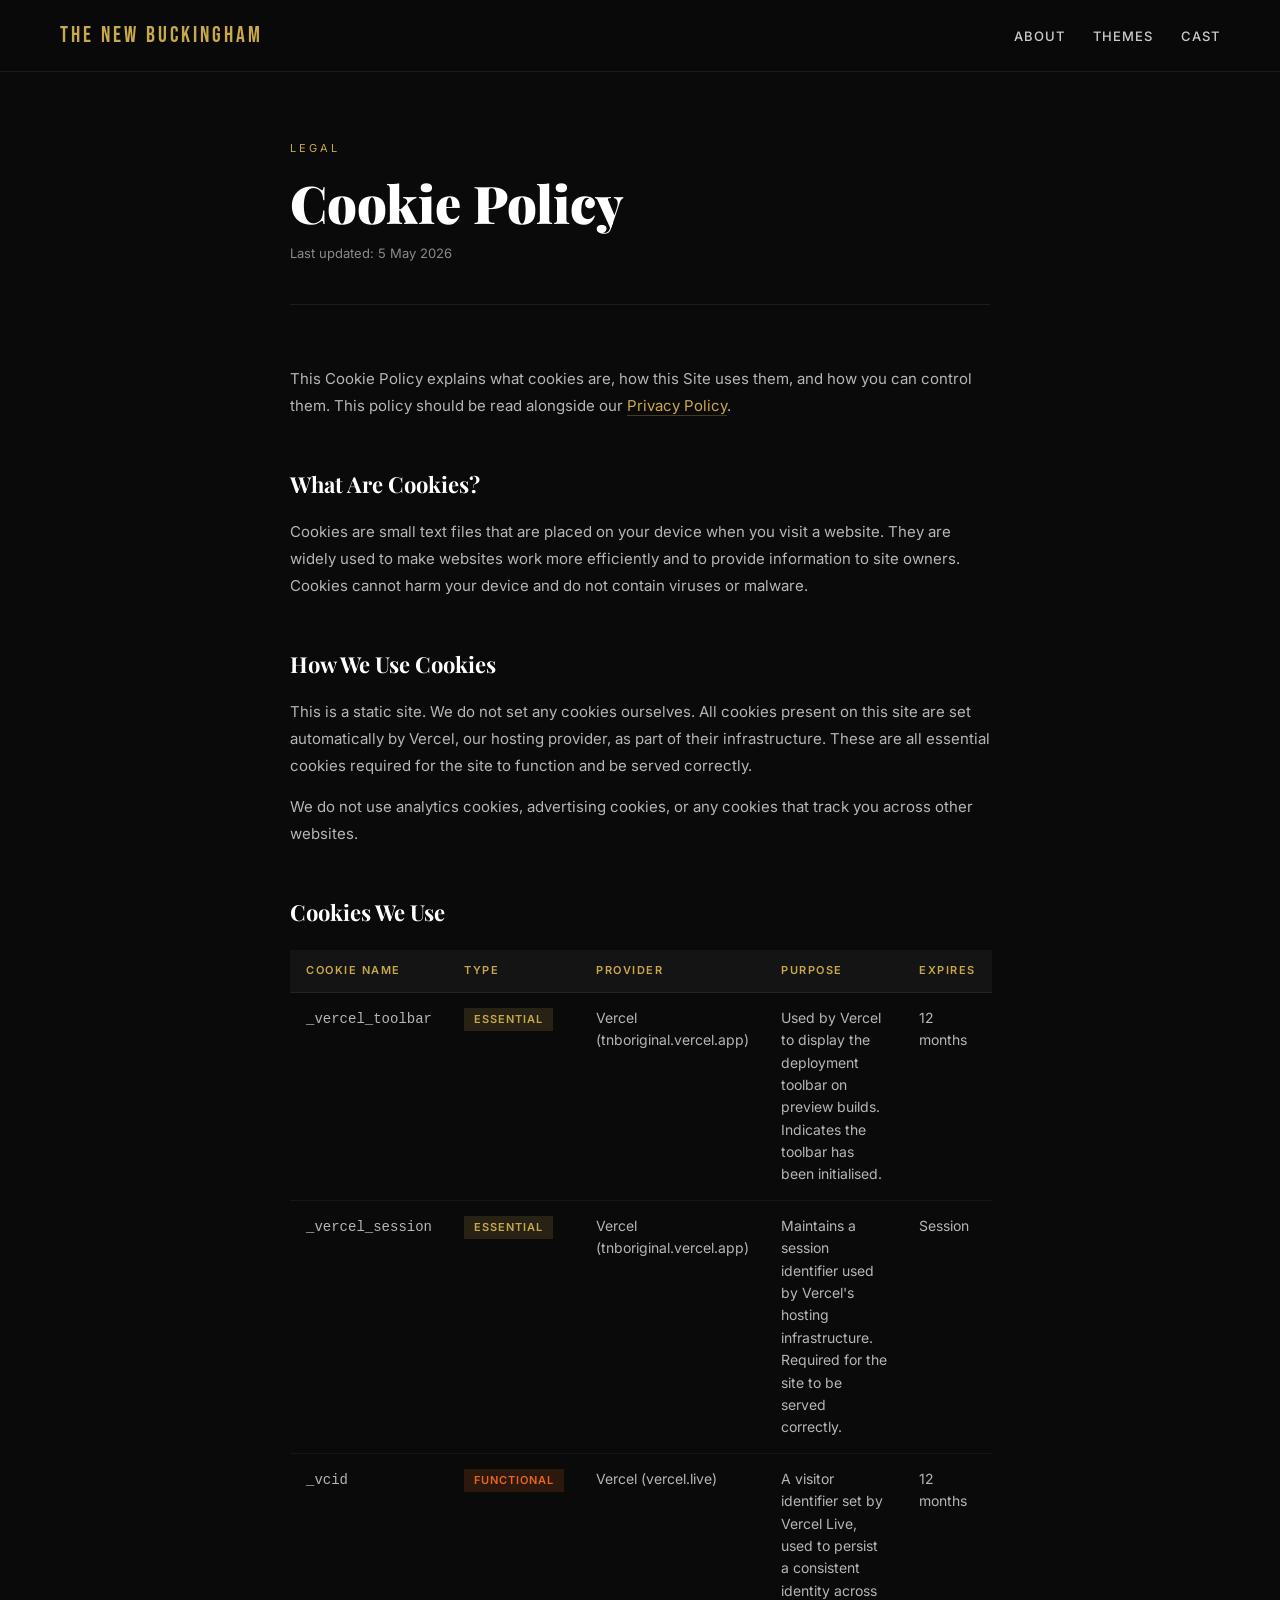
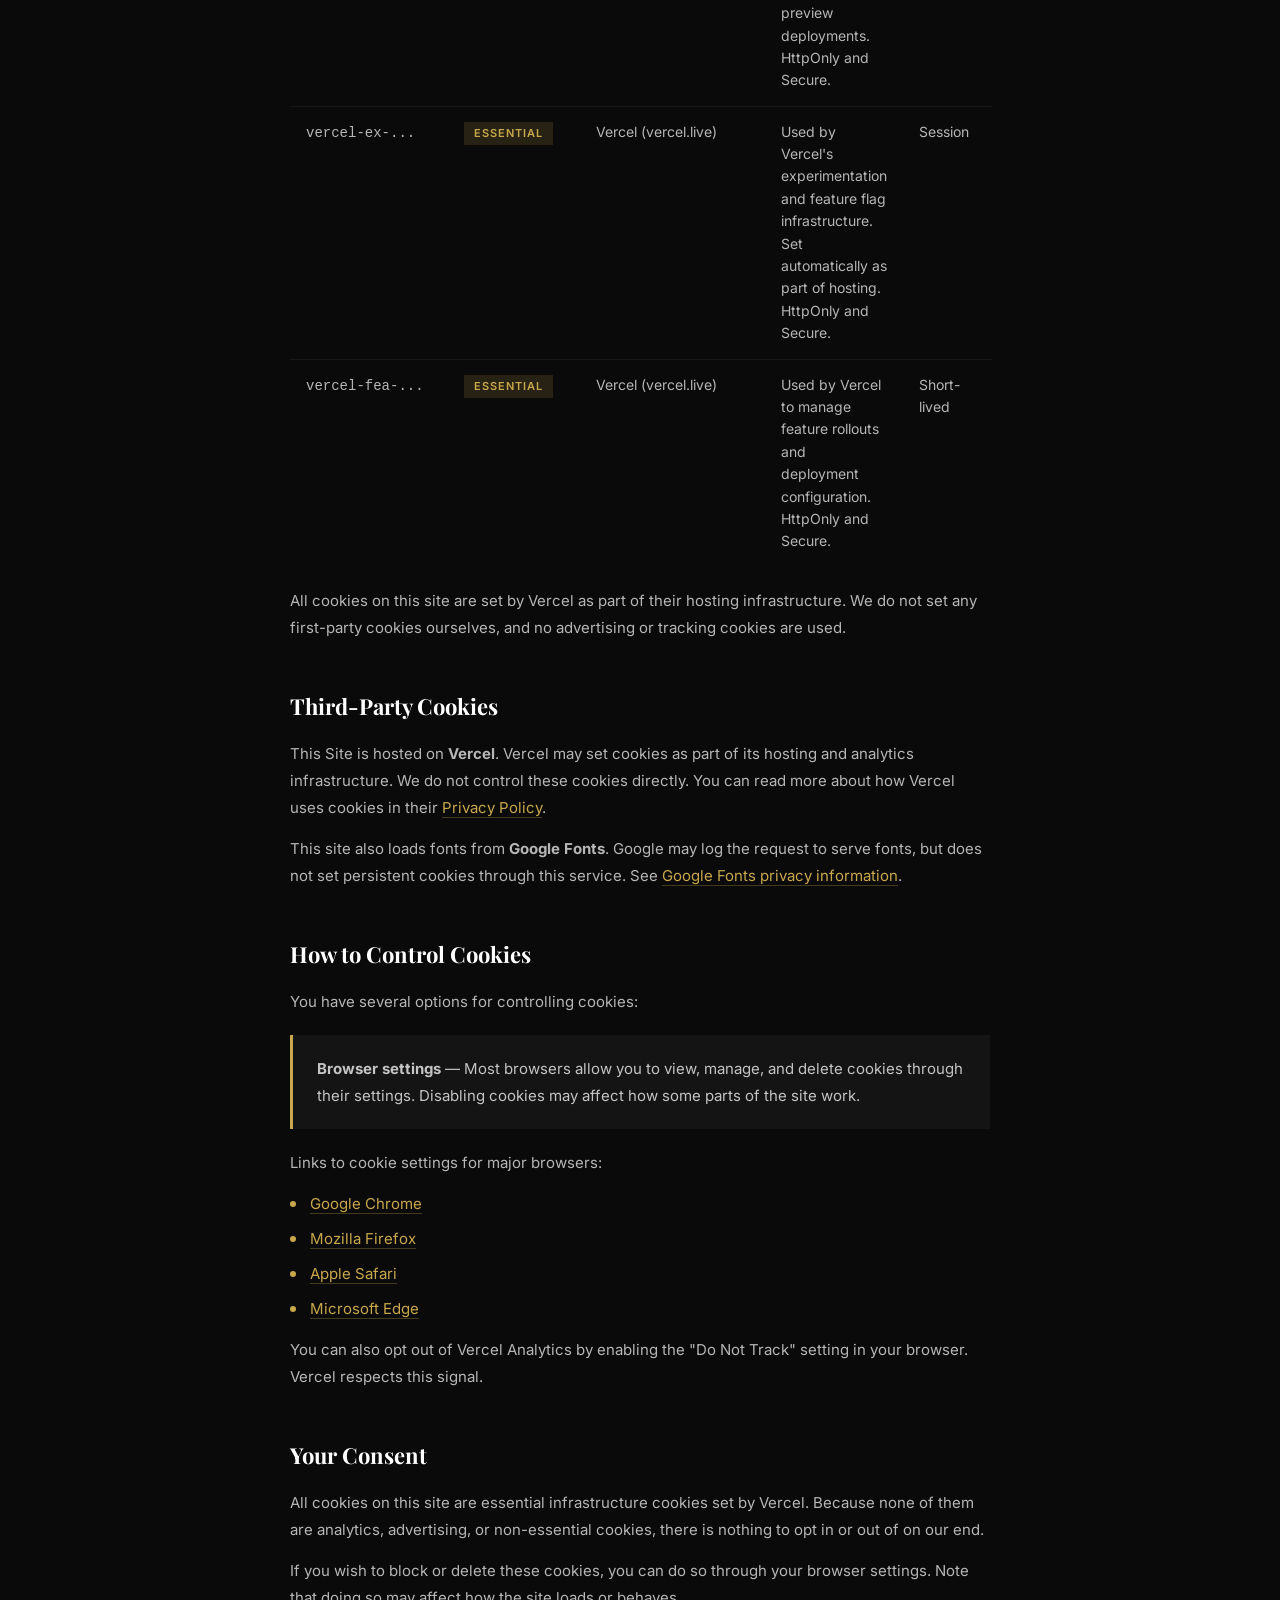
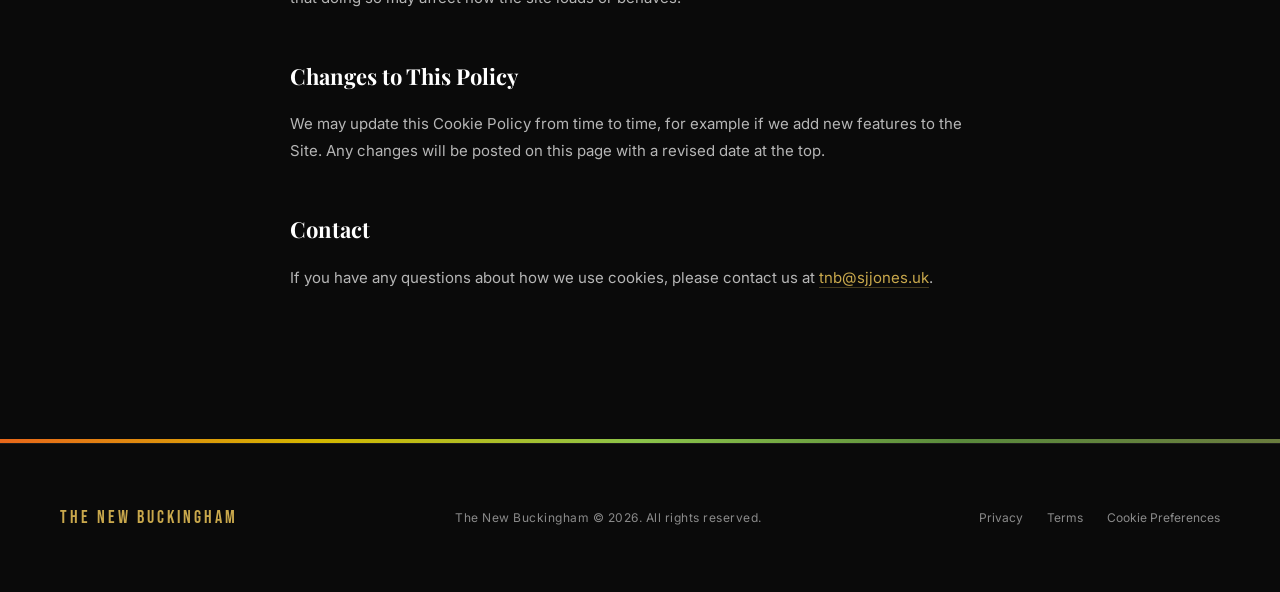
<file: cookies/index.html>
<!DOCTYPE html>
<html lang="en">
<head>
<meta charset="UTF-8">
<meta name="viewport" content="width=device-width, initial-scale=1.0">
<title>Cookie Policy | The New Buckingham</title>
<link rel="preconnect" href="https://fonts.googleapis.com">
<link href="https://fonts.googleapis.com/css2?family=Bebas+Neue&family=Playfair+Display:ital,wght@0,400;0,700;0,900;1,400;1,700&family=Inter:wght@300;400;500;600&display=swap" rel="stylesheet">
<link rel="stylesheet" href="/s/styles.css">
<link rel="stylesheet" href="/s/legal.css">
<link rel="stylesheet" href="/s/responsive.css">
</head>
<body>

<nav>
  <a href="/" class="nav-logo">The New Buckingham</a>
  <ul class="nav-links">
    <li><a href="/#about">About</a></li>
    <li><a href="/#themes">Themes</a></li>
    <li><a href="/#cast">Cast</a></li>
  </ul>
</nav>

<main class="legal-page">

  <span class="legal-label">Legal</span>
  <h1 class="legal-title">Cookie Policy</h1>
  <p class="legal-updated">Last updated: 5 May 2026</p>

  <div class="legal-section">
    <p>This Cookie Policy explains what cookies are, how this Site uses them, and how you can control them. This policy should be read alongside our <a href="/privacy">Privacy Policy</a>.</p>
  </div>

  <div class="legal-section">
    <h2>What Are Cookies?</h2>
    <p>Cookies are small text files that are placed on your device when you visit a website. They are widely used to make websites work more efficiently and to provide information to site owners. Cookies cannot harm your device and do not contain viruses or malware.</p>
  </div>

  <div class="legal-section">
    <h2>How We Use Cookies</h2>
    <p>This is a static site. We do not set any cookies ourselves. All cookies present on this site are set automatically by Vercel, our hosting provider, as part of their infrastructure. These are all essential cookies required for the site to function and be served correctly.</p>
    <p>We do not use analytics cookies, advertising cookies, or any cookies that track you across other websites.</p>
  </div>

  <div class="legal-section">
    <h2>Cookies We Use</h2>

    <table class="cookie-table">
      <thead>
        <tr>
          <th>Cookie Name</th>
          <th>Type</th>
          <th>Provider</th>
          <th>Purpose</th>
          <th>Expires</th>
        </tr>
      </thead>
      <tbody>
        <tr>
          <td><code>_vercel_toolbar</code></td>
          <td><span class="cookie-badge badge-essential">Essential</span></td>
          <td>Vercel (tnboriginal.vercel.app)</td>
          <td>Used by Vercel to display the deployment toolbar on preview builds. Indicates the toolbar has been initialised.</td>
          <td>12 months</td>
        </tr>
        <tr>
          <td><code>_vercel_session</code></td>
          <td><span class="cookie-badge badge-essential">Essential</span></td>
          <td>Vercel (tnboriginal.vercel.app)</td>
          <td>Maintains a session identifier used by Vercel's hosting infrastructure. Required for the site to be served correctly.</td>
          <td>Session</td>
        </tr>
        <tr>
          <td><code>_vcid</code></td>
          <td><span class="cookie-badge badge-functional">Functional</span></td>
          <td>Vercel (vercel.live)</td>
          <td>A visitor identifier set by Vercel Live, used to persist a consistent identity across preview deployments. HttpOnly and Secure.</td>
          <td>12 months</td>
        </tr>
        <tr>
          <td><code>vercel-ex-...</code></td>
          <td><span class="cookie-badge badge-essential">Essential</span></td>
          <td>Vercel (vercel.live)</td>
          <td>Used by Vercel's experimentation and feature flag infrastructure. Set automatically as part of hosting. HttpOnly and Secure.</td>
          <td>Session</td>
        </tr>
        <tr>
          <td><code>vercel-fea-...</code></td>
          <td><span class="cookie-badge badge-essential">Essential</span></td>
          <td>Vercel (vercel.live)</td>
          <td>Used by Vercel to manage feature rollouts and deployment configuration. HttpOnly and Secure.</td>
          <td>Short-lived</td>
        </tr>
      </tbody>
    </table>

    <p>All cookies on this site are set by Vercel as part of their hosting infrastructure. We do not set any first-party cookies ourselves, and no advertising or tracking cookies are used.</p>
  </div>

  <div class="legal-section">
    <h2>Third-Party Cookies</h2>
    <p>This Site is hosted on <strong>Vercel</strong>. Vercel may set cookies as part of its hosting and analytics infrastructure. We do not control these cookies directly. You can read more about how Vercel uses cookies in their <a href="https://vercel.com/legal/privacy-policy" target="_blank" rel="noopener">Privacy Policy</a>.</p>
    <p>This site also loads fonts from <strong>Google Fonts</strong>. Google may log the request to serve fonts, but does not set persistent cookies through this service. See <a href="https://developers.google.com/fonts/faq/privacy" target="_blank" rel="noopener">Google Fonts privacy information</a>.</p>
  </div>

  <div class="legal-section">
    <h2>How to Control Cookies</h2>
    <p>You have several options for controlling cookies:</p>

    <div class="legal-highlight">
      <strong>Browser settings</strong> — Most browsers allow you to view, manage, and delete cookies through their settings. Disabling cookies may affect how some parts of the site work.
    </div>

    <p>Links to cookie settings for major browsers:</p>
    <ul>
      <li><a href="https://support.google.com/chrome/answer/95647" target="_blank" rel="noopener">Google Chrome</a></li>
      <li><a href="https://support.mozilla.org/en-US/kb/cookies-information-websites-store-on-your-computer" target="_blank" rel="noopener">Mozilla Firefox</a></li>
      <li><a href="https://support.apple.com/en-gb/guide/safari/sfri11471/mac" target="_blank" rel="noopener">Apple Safari</a></li>
      <li><a href="https://support.microsoft.com/en-us/windows/delete-and-manage-cookies-168dab11-0753-043d-7c16-ede5947fc64d" target="_blank" rel="noopener">Microsoft Edge</a></li>
    </ul>

    <p>You can also opt out of Vercel Analytics by enabling the "Do Not Track" setting in your browser. Vercel respects this signal.</p>
  </div>

  <div class="legal-section">
    <h2>Your Consent</h2>
    <p>All cookies on this site are essential infrastructure cookies set by Vercel. Because none of them are analytics, advertising, or non-essential cookies, there is nothing to opt in or out of on our end.</p>
    <p>If you wish to block or delete these cookies, you can do so through your browser settings. Note that doing so may affect how the site loads or behaves.</p>
  </div>

  <div class="legal-section">
    <h2>Changes to This Policy</h2>
    <p>We may update this Cookie Policy from time to time, for example if we add new features to the Site. Any changes will be posted on this page with a revised date at the top.</p>
  </div>

  <div class="legal-section">
    <h2>Contact</h2>
    <p>If you have any questions about how we use cookies, please contact us at <a href="mailto:tnb@sjjones.uk">tnb@sjjones.uk</a>.</p>
  </div>

</main>

<div class="rainbow-bar"></div>

<footer class="site-footer">
  <span class="footer-brand">The New Buckingham</span>
  <p class="footer-text">The New Buckingham &copy; 2026. All rights reserved.</p>
  <div class="footer-links">
    <a href="/privacy">Privacy</a>
    <a href="/terms">Terms</a>
    <a href="/cookies">Cookie Preferences</a>
  </div>
</footer>

</body>
</html>
</file>
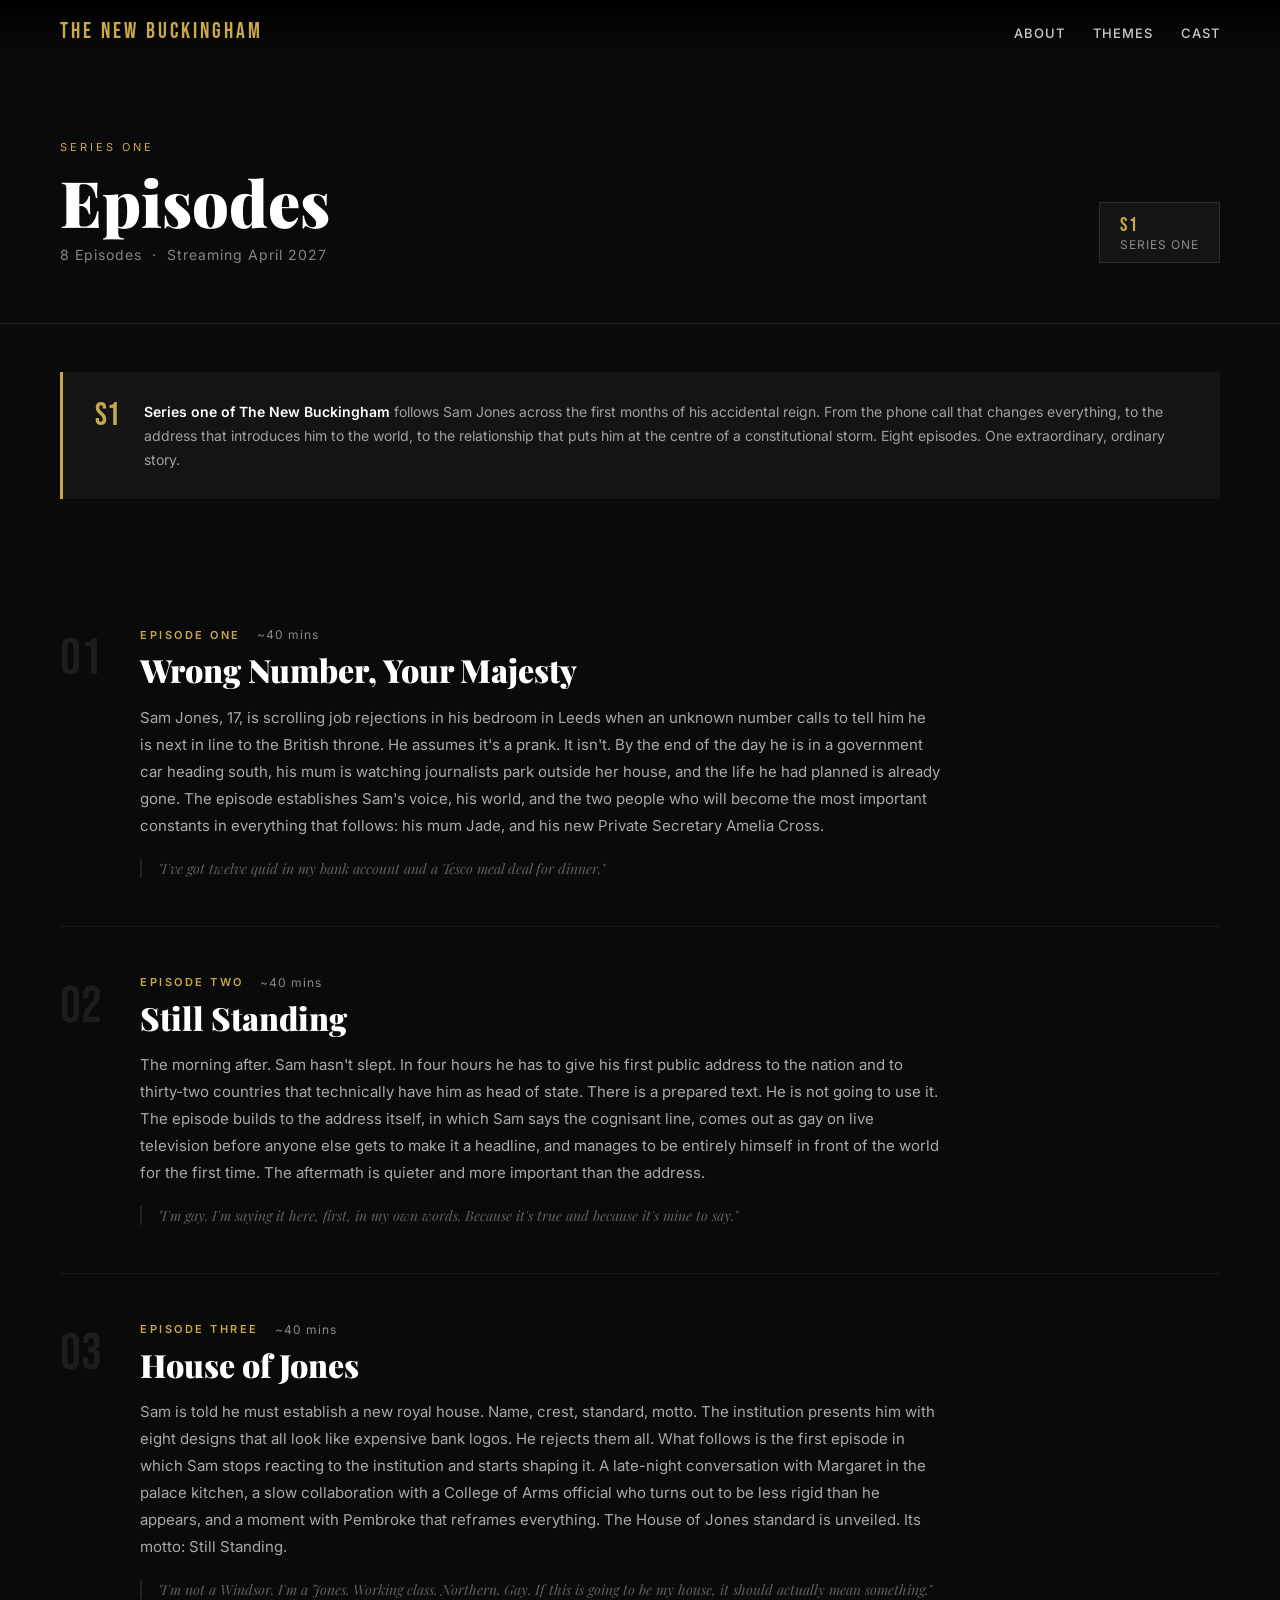
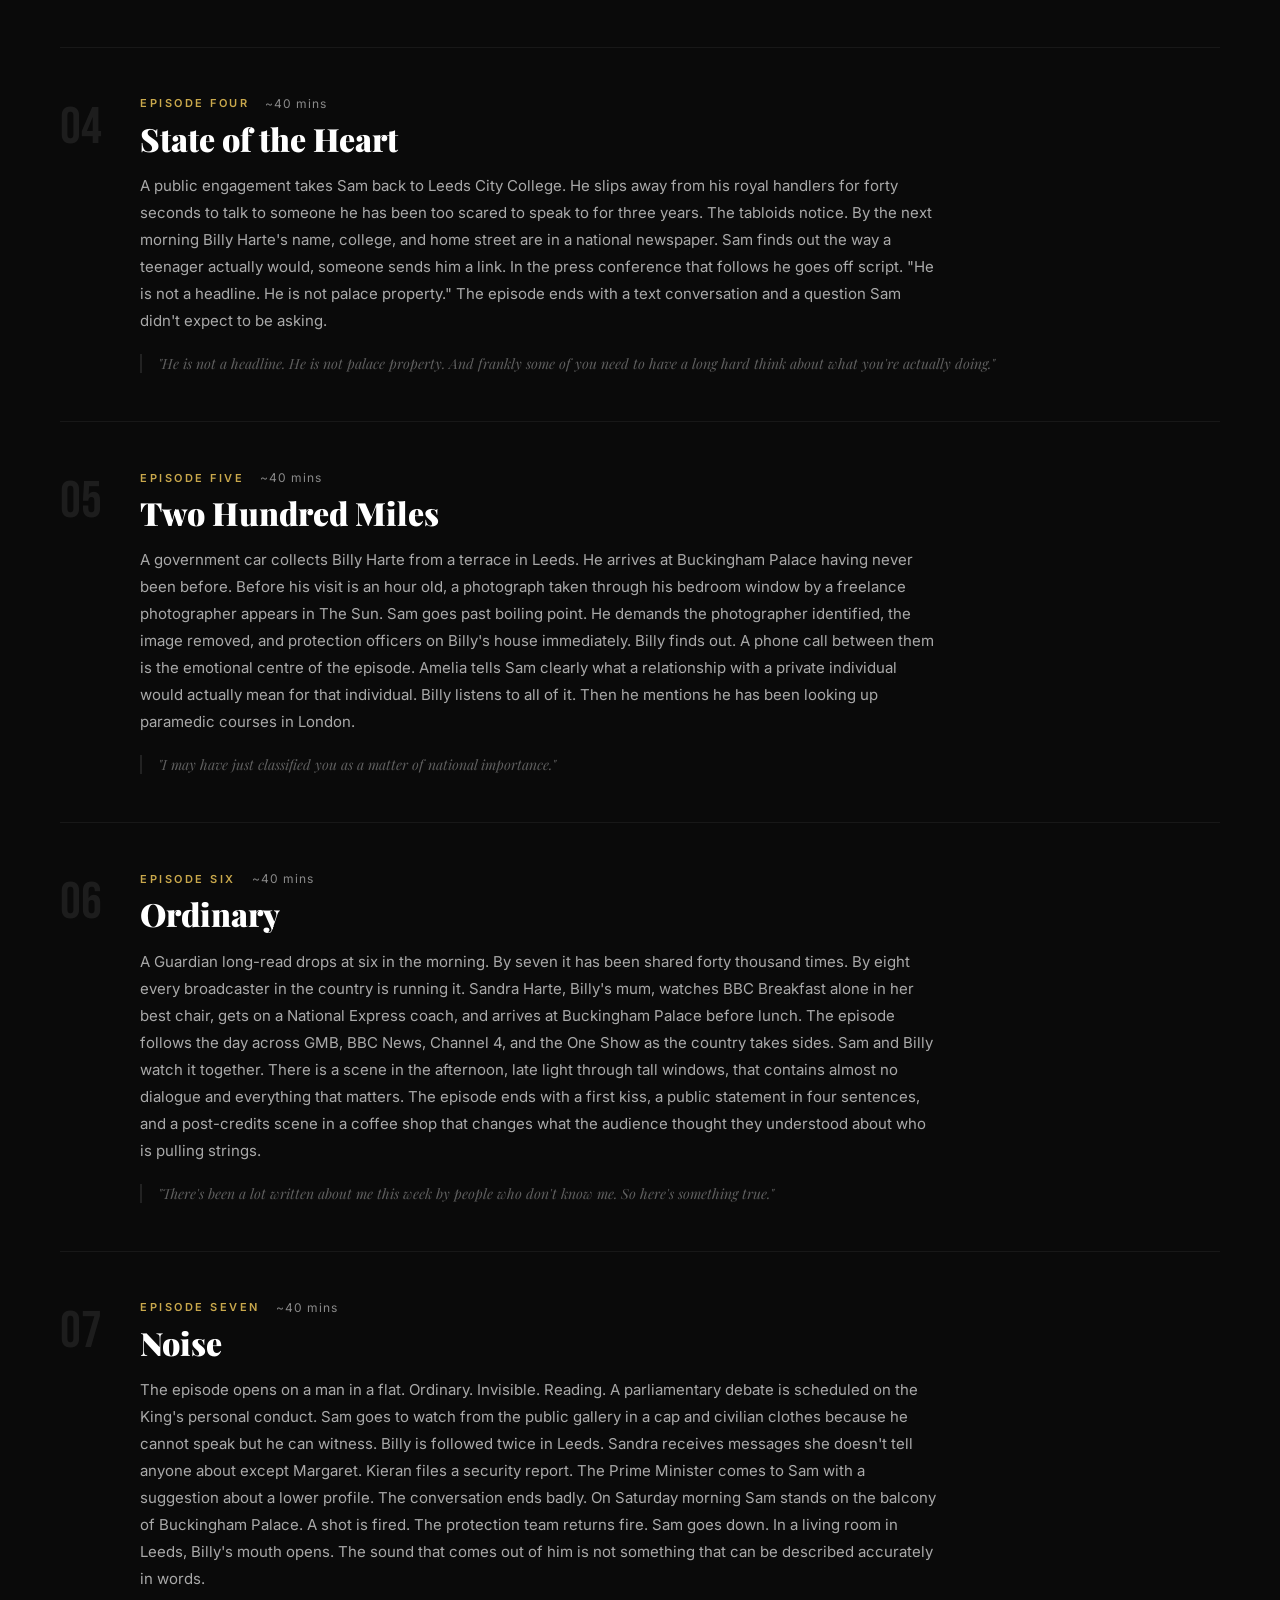
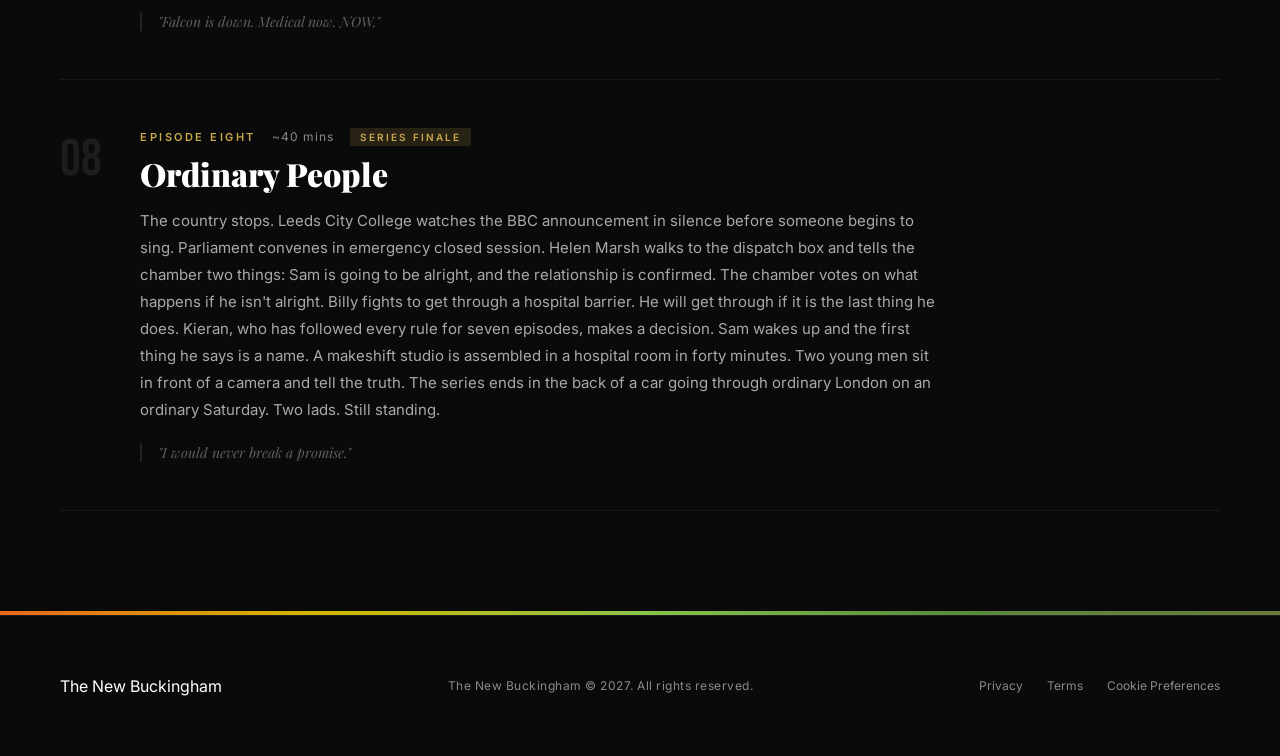
<file: episodes/index.html>
<!DOCTYPE html>
<html lang="en">
<head>
<meta charset="UTF-8">
<meta name="viewport" content="width=device-width, initial-scale=1.0">
<title>Episodes | The New Buckingham</title>
<link rel="preconnect" href="https://fonts.googleapis.com">
<link href="https://fonts.googleapis.com/css2?family=Bebas+Neue&family=Playfair+Display:ital,wght@0,400;0,700;0,900;1,400;1,700&family=Inter:wght@300;400;500;600&display=swap" rel="stylesheet">
<link rel="stylesheet" href="/s/styles.css">
<style>

  /* ── PAGE HEADER ── */
  .episodes-header {
    padding: 140px 60px 60px;
    max-width: 1300px;
    margin: 0 auto;
    display: flex;
    align-items: flex-end;
    justify-content: space-between;
    flex-wrap: wrap;
    gap: 24px;
    border-bottom: 1px solid rgba(255,255,255,0.08);
  }

  .episodes-header-left {}

  .episodes-title {
    font-family: 'Playfair Display', serif;
    font-size: 64px;
    font-weight: 900;
    line-height: 1;
    margin-bottom: 12px;
  }

  .episodes-subtitle {
    font-size: 14px;
    color: rgba(255,255,255,0.5);
    letter-spacing: 1px;
  }

  .series-badge {
    display: inline-flex;
    align-items: center;
    gap: 10px;
    background: var(--card-bg);
    border: 1px solid rgba(255,255,255,0.1);
    padding: 10px 20px;
  }

  .series-badge span {
    font-family: 'Bebas Neue', sans-serif;
    font-size: 20px;
    letter-spacing: 2px;
    color: var(--gold);
  }

  .series-badge p {
    font-size: 12px;
    color: var(--muted);
    letter-spacing: 1px;
    text-transform: uppercase;
  }

  /* ── EPISODE LIST ── */
  .episodes-list {
    max-width: 1300px;
    margin: 0 auto;
    padding: 0 60px 100px;
  }

  .episode-card {
    display: grid;
    grid-template-columns: 80px 1fr;
    gap: 0;
    border-bottom: 1px solid rgba(255,255,255,0.06);
    padding: 48px 0;
    transition: background 0.2s;
    position: relative;
  }

  .episode-card:first-child { padding-top: 48px; }

  .episode-card::before {
    content: '';
    position: absolute;
    left: -60px;
    top: 0;
    bottom: 0;
    width: 3px;
    opacity: 0;
    transition: opacity 0.3s;
  }

  .episode-card:nth-child(1)::before { background: #E8671A; }
  .episode-card:nth-child(2)::before { background: #D4A800; }
  .episode-card:nth-child(3)::before { background: #C9B840; }
  .episode-card:nth-child(4)::before { background: #8bc34a; }
  .episode-card:nth-child(5)::before { background: #6aaa3a; }
  .episode-card:nth-child(6)::before { background: #5A8A3C; }
  .episode-card:nth-child(7)::before { background: #4a7a3c; }
  .episode-card:nth-child(8)::before { background: #8b5e3c; }

  .episode-card:hover::before { opacity: 1; }

  .episode-number-col {
    padding-top: 6px;
  }

  .episode-number {
    font-family: 'Bebas Neue', sans-serif;
    font-size: 52px;
    line-height: 1;
    color: rgba(255,255,255,0.08);
    transition: color 0.3s;
  }

  .episode-card:hover .episode-number {
    color: rgba(255,255,255,0.15);
  }

  .episode-content {}

  .episode-meta {
    display: flex;
    align-items: center;
    gap: 16px;
    margin-bottom: 10px;
    flex-wrap: wrap;
  }

  .episode-label {
    font-size: 11px;
    letter-spacing: 2.5px;
    text-transform: uppercase;
    color: var(--gold);
    font-weight: 600;
  }

  .episode-runtime {
    font-size: 12px;
    color: var(--muted);
    letter-spacing: 1px;
  }

  .episode-finale-badge {
    display: inline-block;
    background: rgba(201,168,76,0.15);
    color: var(--gold);
    font-size: 10px;
    letter-spacing: 2px;
    text-transform: uppercase;
    font-weight: 600;
    padding: 3px 10px;
  }

  .episode-title {
    font-family: 'Playfair Display', serif;
    font-size: 32px;
    font-weight: 900;
    margin-bottom: 16px;
    line-height: 1.1;
  }

  .episode-synopsis {
    font-size: 15px;
    line-height: 1.8;
    color: rgba(255,255,255,0.65);
    max-width: 800px;
    margin-bottom: 20px;
  }

  .episode-tagline {
    font-family: 'Playfair Display', serif;
    font-style: italic;
    font-size: 14px;
    color: rgba(255,255,255,0.35);
    padding-left: 16px;
    border-left: 2px solid rgba(255,255,255,0.1);
  }

  /* ── SEASON NOTE ── */
  .season-note {
    max-width: 1300px;
    margin: 0 auto 80px;
    padding: 0 60px;
  }

  .season-note-inner {
    background: var(--card-bg);
    border-left: 3px solid var(--gold);
    padding: 28px 32px;
    display: flex;
    gap: 24px;
    align-items: flex-start;
  }

  .season-note-icon {
    font-family: 'Bebas Neue', sans-serif;
    font-size: 32px;
    color: var(--gold);
    line-height: 1;
    flex-shrink: 0;
  }

  .season-note-text {
    font-size: 14px;
    line-height: 1.7;
    color: rgba(255,255,255,0.6);
  }

  .season-note-text strong {
    color: var(--white);
    font-weight: 600;
  }

  /* ── BACK LINK ── */
  .back-link {
    display: inline-flex;
    align-items: center;
    gap: 10px;
    color: var(--muted);
    text-decoration: none;
    font-size: 13px;
    letter-spacing: 1px;
    text-transform: uppercase;
    font-weight: 500;
    transition: color 0.2s;
    margin-bottom: 40px;
    display: block;
    padding: 40px 60px 0;
    max-width: 1300px;
    margin-left: auto;
    margin-right: auto;
  }
  .back-link:hover { color: var(--white); }

  /* ── RESPONSIVE ── */
  @media (max-width: 900px) {
    .episodes-header { padding: 120px 24px 40px; }
    .episodes-title { font-size: 42px; }
    .episodes-list { padding: 0 24px 80px; }
    .episode-card { grid-template-columns: 56px 1fr; }
    .episode-card::before { left: -24px; }
    .episode-title { font-size: 24px; }
    .season-note { padding: 0 24px; }
    .back-link { padding: 40px 24px 0; }
  }

</style>
</head>
<body>

<!-- NAV -->
<nav id="navbar">
  <a href="/" class="nav-logo">The New Buckingham</a>
  <ul class="nav-links">
    <li><a href="/#about">About</a></li>
    <li><a href="/#themes">Themes</a></li>
    <li><a href="/#cast">Cast</a></li>
  </ul>
</nav>


<!-- PAGE HEADER -->
<div class="episodes-header">
  <div class="episodes-header-left">
    <p class="section-label">Series One</p>
    <h1 class="episodes-title">Episodes</h1>
    <p class="episodes-subtitle">8 Episodes &nbsp;&middot;&nbsp; Streaming April 2027</p>
  </div>
  <div class="series-badge">
    <div>
      <span>S1</span>
      <p>Series One</p>
    </div>
  </div>
</div>

<!-- SEASON NOTE -->
<div class="season-note" style="padding-top:48px;">
  <div class="season-note-inner">
    <div class="season-note-icon">S1</div>
    <p class="season-note-text"><strong>Series one of The New Buckingham</strong> follows Sam Jones across the first months of his accidental reign. From the phone call that changes everything, to the address that introduces him to the world, to the relationship that puts him at the centre of a constitutional storm. Eight episodes. One extraordinary, ordinary story.</p>
  </div>
</div>

<!-- EPISODES LIST -->
<div class="episodes-list">

  <!-- EP 1 -->
  <div class="episode-card">
    <div class="episode-number-col">
      <p class="episode-number">01</p>
    </div>
    <div class="episode-content">
      <div class="episode-meta">
        <span class="episode-label">Episode One</span>
        <span class="episode-runtime">~40 mins</span>
      </div>
      <h2 class="episode-title">Wrong Number, Your Majesty</h2>
      <p class="episode-synopsis">Sam Jones, 17, is scrolling job rejections in his bedroom in Leeds when an unknown number calls to tell him he is next in line to the British throne. He assumes it's a prank. It isn't. By the end of the day he is in a government car heading south, his mum is watching journalists park outside her house, and the life he had planned is already gone. The episode establishes Sam's voice, his world, and the two people who will become the most important constants in everything that follows: his mum Jade, and his new Private Secretary Amelia Cross.</p>
      <p class="episode-tagline">"I've got twelve quid in my bank account and a Tesco meal deal for dinner."</p>
    </div>
  </div>

  <!-- EP 2 -->
  <div class="episode-card">
    <div class="episode-number-col">
      <p class="episode-number">02</p>
    </div>
    <div class="episode-content">
      <div class="episode-meta">
        <span class="episode-label">Episode Two</span>
        <span class="episode-runtime">~40 mins</span>
      </div>
      <h2 class="episode-title">Still Standing</h2>
      <p class="episode-synopsis">The morning after. Sam hasn't slept. In four hours he has to give his first public address to the nation and to thirty-two countries that technically have him as head of state. There is a prepared text. He is not going to use it. The episode builds to the address itself, in which Sam says the cognisant line, comes out as gay on live television before anyone else gets to make it a headline, and manages to be entirely himself in front of the world for the first time. The aftermath is quieter and more important than the address.</p>
      <p class="episode-tagline">"I'm gay. I'm saying it here, first, in my own words. Because it's true and because it's mine to say."</p>
    </div>
  </div>

  <!-- EP 3 -->
  <div class="episode-card">
    <div class="episode-number-col">
      <p class="episode-number">03</p>
    </div>
    <div class="episode-content">
      <div class="episode-meta">
        <span class="episode-label">Episode Three</span>
        <span class="episode-runtime">~40 mins</span>
      </div>
      <h2 class="episode-title">House of Jones</h2>
      <p class="episode-synopsis">Sam is told he must establish a new royal house. Name, crest, standard, motto. The institution presents him with eight designs that all look like expensive bank logos. He rejects them all. What follows is the first episode in which Sam stops reacting to the institution and starts shaping it. A late-night conversation with Margaret in the palace kitchen, a slow collaboration with a College of Arms official who turns out to be less rigid than he appears, and a moment with Pembroke that reframes everything. The House of Jones standard is unveiled. Its motto: Still Standing.</p>
      <p class="episode-tagline">"I'm not a Windsor. I'm a Jones. Working class. Northern. Gay. If this is going to be my house, it should actually mean something."</p>
    </div>
  </div>

  <!-- EP 4 -->
  <div class="episode-card">
    <div class="episode-number-col">
      <p class="episode-number">04</p>
    </div>
    <div class="episode-content">
      <div class="episode-meta">
        <span class="episode-label">Episode Four</span>
        <span class="episode-runtime">~40 mins</span>
      </div>
      <h2 class="episode-title">State of the Heart</h2>
      <p class="episode-synopsis">A public engagement takes Sam back to Leeds City College. He slips away from his royal handlers for forty seconds to talk to someone he has been too scared to speak to for three years. The tabloids notice. By the next morning Billy Harte's name, college, and home street are in a national newspaper. Sam finds out the way a teenager actually would, someone sends him a link. In the press conference that follows he goes off script. "He is not a headline. He is not palace property." The episode ends with a text conversation and a question Sam didn't expect to be asking.</p>
      <p class="episode-tagline">"He is not a headline. He is not palace property. And frankly some of you need to have a long hard think about what you're actually doing."</p>
    </div>
  </div>

  <!-- EP 5 -->
  <div class="episode-card">
    <div class="episode-number-col">
      <p class="episode-number">05</p>
    </div>
    <div class="episode-content">
      <div class="episode-meta">
        <span class="episode-label">Episode Five</span>
        <span class="episode-runtime">~40 mins</span>
      </div>
      <h2 class="episode-title">Two Hundred Miles</h2>
      <p class="episode-synopsis">A government car collects Billy Harte from a terrace in Leeds. He arrives at Buckingham Palace having never been before. Before his visit is an hour old, a photograph taken through his bedroom window by a freelance photographer appears in The Sun. Sam goes past boiling point. He demands the photographer identified, the image removed, and protection officers on Billy's house immediately. Billy finds out. A phone call between them is the emotional centre of the episode. Amelia tells Sam clearly what a relationship with a private individual would actually mean for that individual. Billy listens to all of it. Then he mentions he has been looking up paramedic courses in London.</p>
      <p class="episode-tagline">"I may have just classified you as a matter of national importance."</p>
    </div>
  </div>

  <!-- EP 6 -->
  <div class="episode-card">
    <div class="episode-number-col">
      <p class="episode-number">06</p>
    </div>
    <div class="episode-content">
      <div class="episode-meta">
        <span class="episode-label">Episode Six</span>
        <span class="episode-runtime">~40 mins</span>
      </div>
      <h2 class="episode-title">Ordinary</h2>
      <p class="episode-synopsis">A Guardian long-read drops at six in the morning. By seven it has been shared forty thousand times. By eight every broadcaster in the country is running it. Sandra Harte, Billy's mum, watches BBC Breakfast alone in her best chair, gets on a National Express coach, and arrives at Buckingham Palace before lunch. The episode follows the day across GMB, BBC News, Channel 4, and the One Show as the country takes sides. Sam and Billy watch it together. There is a scene in the afternoon, late light through tall windows, that contains almost no dialogue and everything that matters. The episode ends with a first kiss, a public statement in four sentences, and a post-credits scene in a coffee shop that changes what the audience thought they understood about who is pulling strings.</p>
      <p class="episode-tagline">"There's been a lot written about me this week by people who don't know me. So here's something true."</p>
    </div>
  </div>

  <!-- EP 7 -->
  <div class="episode-card">
    <div class="episode-number-col">
      <p class="episode-number">07</p>
    </div>
    <div class="episode-content">
      <div class="episode-meta">
        <span class="episode-label">Episode Seven</span>
        <span class="episode-runtime">~40 mins</span>
      </div>
      <h2 class="episode-title">Noise</h2>
      <p class="episode-synopsis">The episode opens on a man in a flat. Ordinary. Invisible. Reading. A parliamentary debate is scheduled on the King's personal conduct. Sam goes to watch from the public gallery in a cap and civilian clothes because he cannot speak but he can witness. Billy is followed twice in Leeds. Sandra receives messages she doesn't tell anyone about except Margaret. Kieran files a security report. The Prime Minister comes to Sam with a suggestion about a lower profile. The conversation ends badly. On Saturday morning Sam stands on the balcony of Buckingham Palace. A shot is fired. The protection team returns fire. Sam goes down. In a living room in Leeds, Billy's mouth opens. The sound that comes out of him is not something that can be described accurately in words.</p>
      <p class="episode-tagline">"Falcon is down. Medical now. NOW."</p>
    </div>
  </div>

  <!-- EP 8 -->
  <div class="episode-card">
    <div class="episode-number-col">
      <p class="episode-number">08</p>
    </div>
    <div class="episode-content">
      <div class="episode-meta">
        <span class="episode-label">Episode Eight</span>
        <span class="episode-runtime">~40 mins</span>
        <span class="episode-finale-badge">Series Finale</span>
      </div>
      <h2 class="episode-title">Ordinary People</h2>
      <p class="episode-synopsis">The country stops. Leeds City College watches the BBC announcement in silence before someone begins to sing. Parliament convenes in emergency closed session. Helen Marsh walks to the dispatch box and tells the chamber two things: Sam is going to be alright, and the relationship is confirmed. The chamber votes on what happens if he isn't alright. Billy fights to get through a hospital barrier. He will get through if it is the last thing he does. Kieran, who has followed every rule for seven episodes, makes a decision. Sam wakes up and the first thing he says is a name. A makeshift studio is assembled in a hospital room in forty minutes. Two young men sit in front of a camera and tell the truth. The series ends in the back of a car going through ordinary London on an ordinary Saturday. Two lads. Still standing.</p>
      <p class="episode-tagline">"I would never break a promise."</p>
    </div>
  </div>

</div>

<div class="rainbow-bar"></div>

<footer class="site-footer">
  <span class="footer-brand">The New Buckingham</span>
  <p class="footer-text">The New Buckingham &copy; 2027. All rights reserved.</p>
  <div class="footer-links">
    <a href="/privacy">Privacy</a>
    <a href="/terms">Terms</a>
    <a href="/cookies">Cookie Preferences</a>
  </div>
</footer>

<script>
  const nav = document.getElementById('navbar');
  window.addEventListener('scroll', () => {
    nav.classList.toggle('scrolled', window.scrollY > 60);
  });
</script>

</body>
</html>
</file>
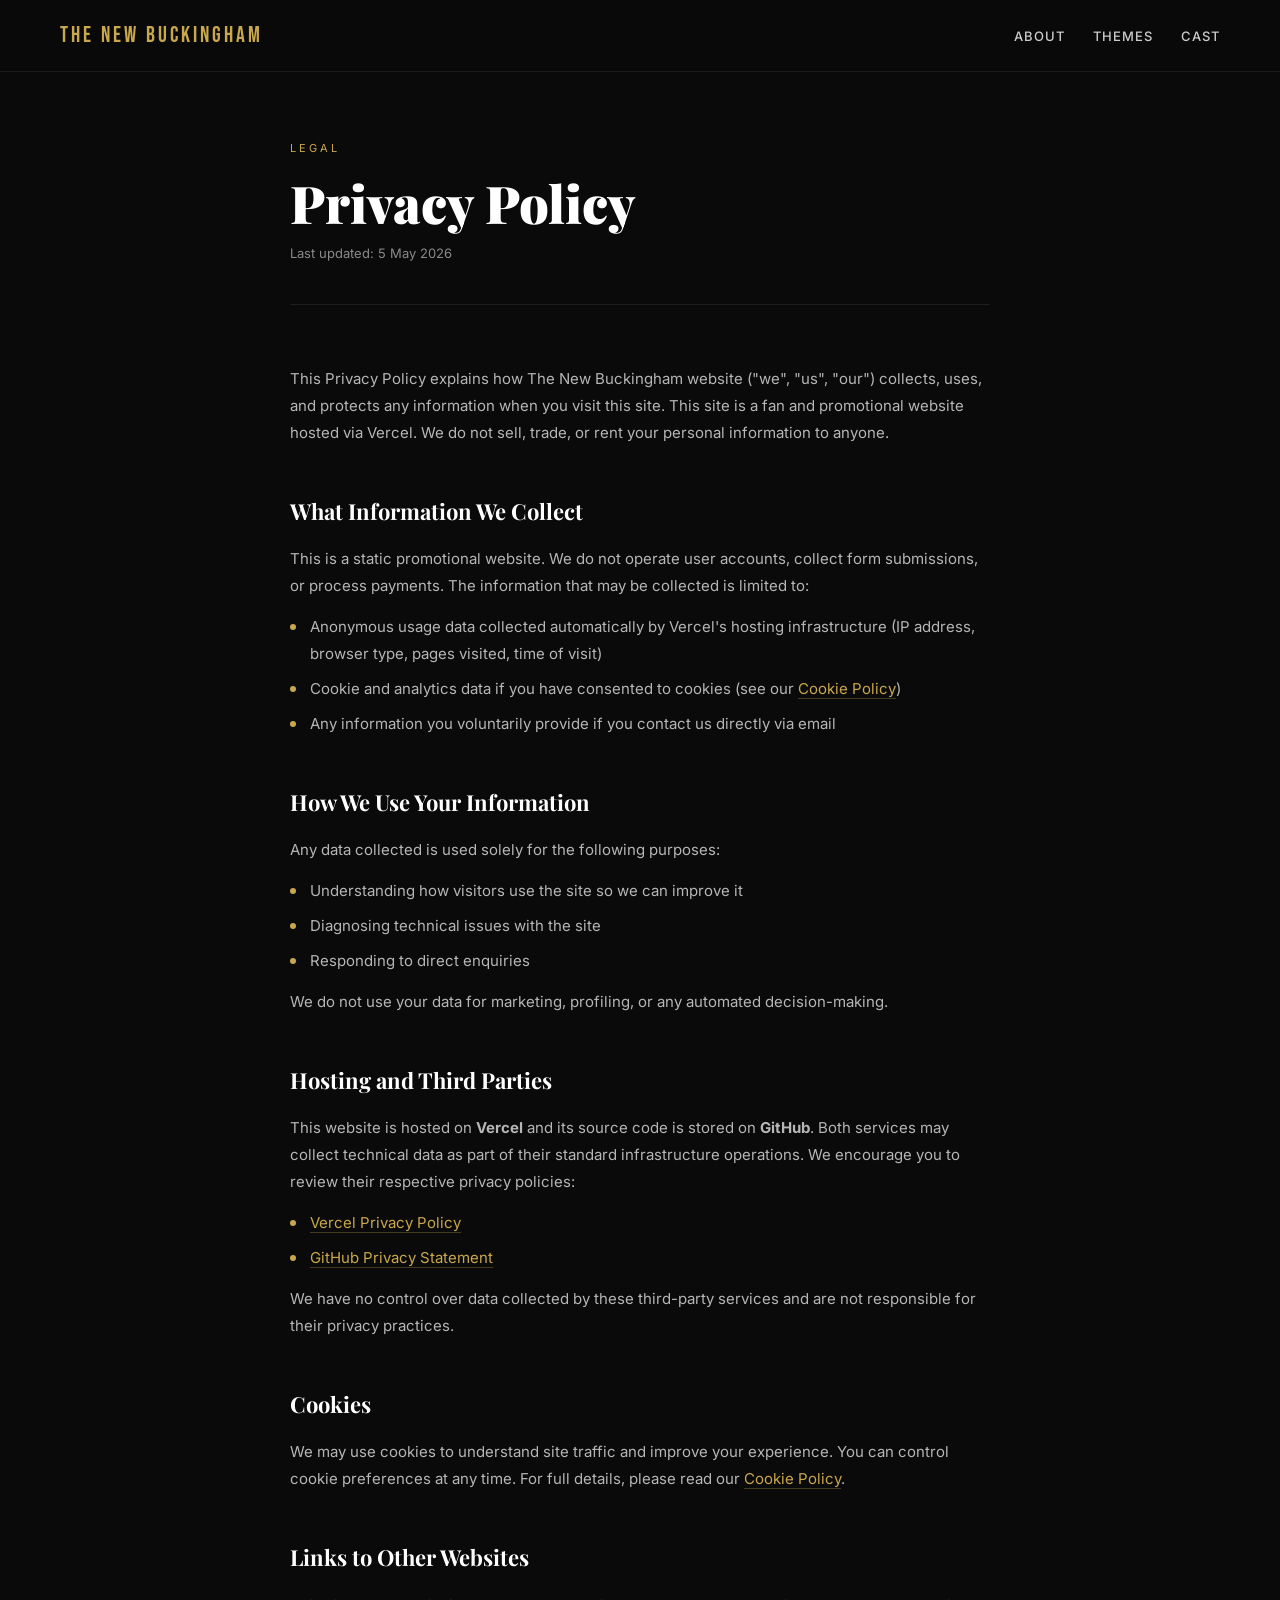
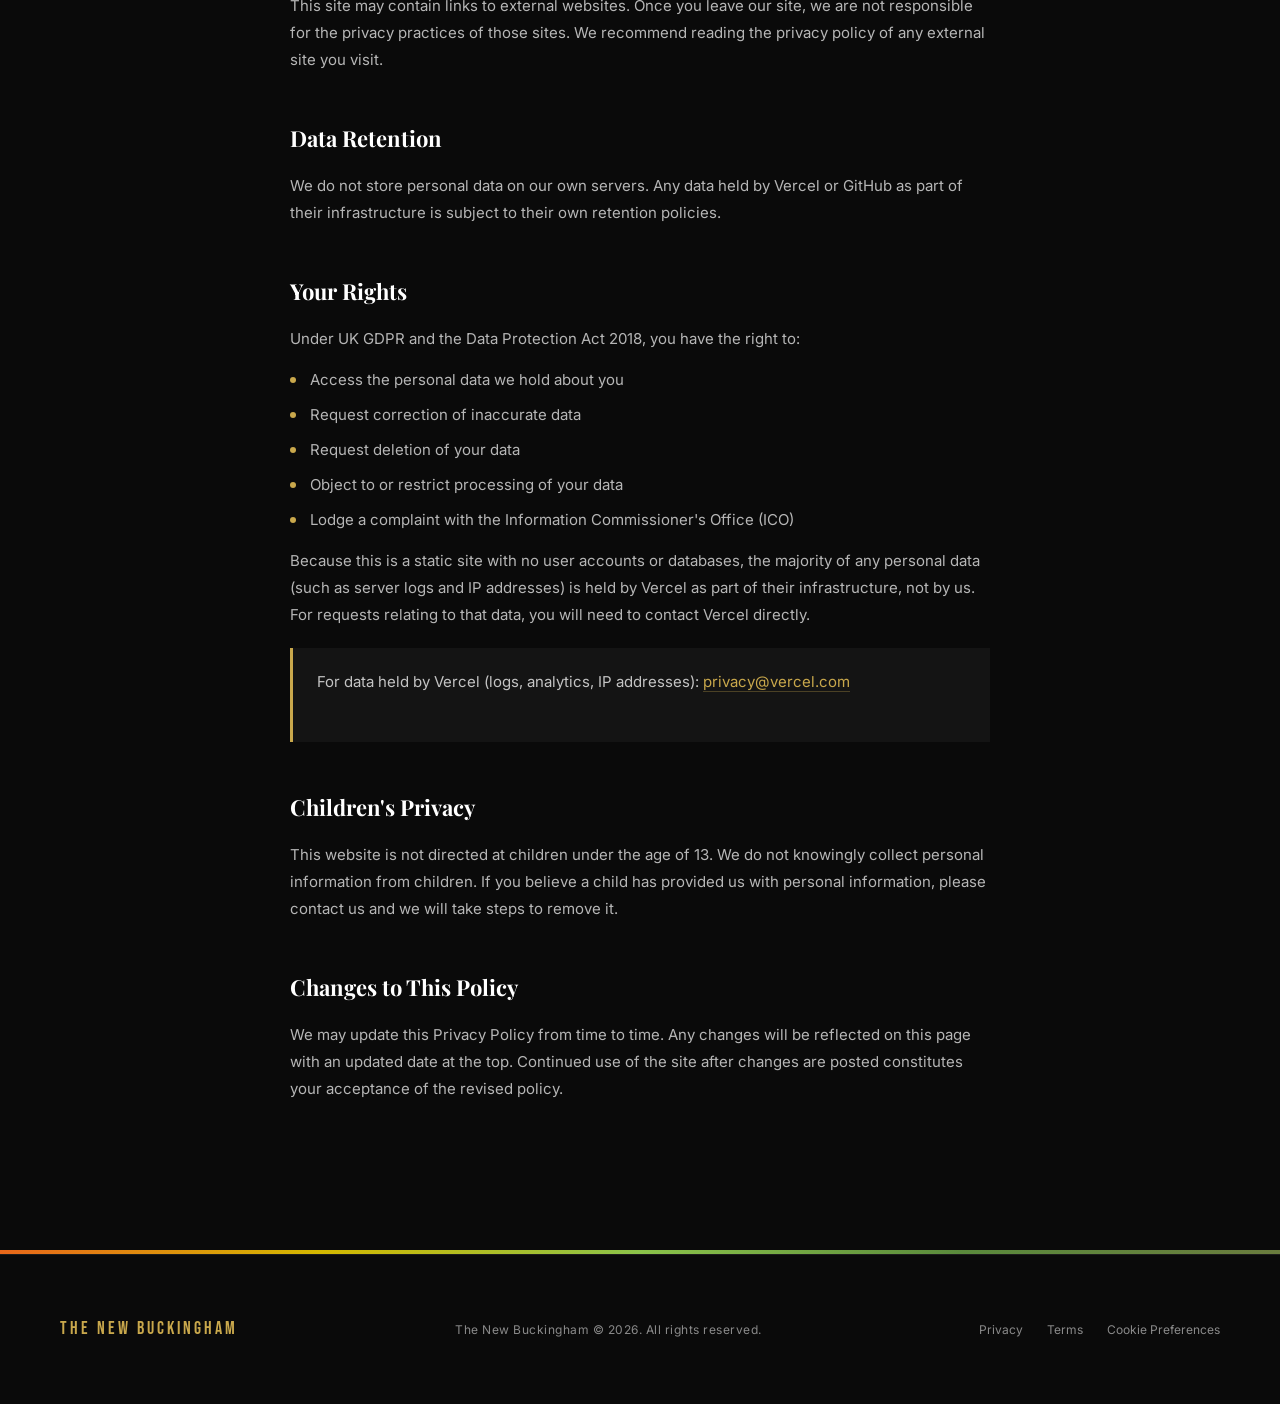
<file: privacy/index.html>
<!DOCTYPE html>
<html lang="en">
<head>
<meta charset="UTF-8">
<meta name="viewport" content="width=device-width, initial-scale=1.0">
<title>Privacy Policy | The New Buckingham</title>
<link rel="preconnect" href="https://fonts.googleapis.com">
<link href="https://fonts.googleapis.com/css2?family=Bebas+Neue&family=Playfair+Display:ital,wght@0,400;0,700;0,900;1,400;1,700&family=Inter:wght@300;400;500;600&display=swap" rel="stylesheet">
<link rel="stylesheet" href="/s/styles.css">
<link rel="stylesheet" href="/s/legal.css">
<link rel="stylesheet" href="/s/responsive.css">
</head>
<body>

<nav>
  <a href="/" class="nav-logo">The New Buckingham</a>
  <ul class="nav-links">
    <li><a href="/#about">About</a></li>
    <li><a href="/#themes">Themes</a></li>
    <li><a href="/#cast">Cast</a></li>
  </ul>
</nav>

<main class="legal-page">

  <span class="legal-label">Legal</span>
  <h1 class="legal-title">Privacy Policy</h1>
  <p class="legal-updated">Last updated: 5 May 2026</p>

  <div class="legal-section">
    <p>This Privacy Policy explains how The New Buckingham website ("we", "us", "our") collects, uses, and protects any information when you visit this site. This site is a fan and promotional website hosted via Vercel. We do not sell, trade, or rent your personal information to anyone.</p>
  </div>

  <div class="legal-section">
    <h2>What Information We Collect</h2>
    <p>This is a static promotional website. We do not operate user accounts, collect form submissions, or process payments. The information that may be collected is limited to:</p>
    <ul>
      <li>Anonymous usage data collected automatically by Vercel's hosting infrastructure (IP address, browser type, pages visited, time of visit)</li>
      <li>Cookie and analytics data if you have consented to cookies (see our <a href="/cookies">Cookie Policy</a>)</li>
      <li>Any information you voluntarily provide if you contact us directly via email</li>
    </ul>
  </div>

  <div class="legal-section">
    <h2>How We Use Your Information</h2>
    <p>Any data collected is used solely for the following purposes:</p>
    <ul>
      <li>Understanding how visitors use the site so we can improve it</li>
      <li>Diagnosing technical issues with the site</li>
      <li>Responding to direct enquiries</li>
    </ul>
    <p>We do not use your data for marketing, profiling, or any automated decision-making.</p>
  </div>

  <div class="legal-section">
    <h2>Hosting and Third Parties</h2>
    <p>This website is hosted on <strong>Vercel</strong> and its source code is stored on <strong>GitHub</strong>. Both services may collect technical data as part of their standard infrastructure operations. We encourage you to review their respective privacy policies:</p>
    <ul>
      <li><a href="https://vercel.com/legal/privacy-policy" target="_blank" rel="noopener">Vercel Privacy Policy</a></li>
      <li><a href="https://docs.github.com/en/site-policy/privacy-policies/github-general-privacy-statement" target="_blank" rel="noopener">GitHub Privacy Statement</a></li>
    </ul>
    <p>We have no control over data collected by these third-party services and are not responsible for their privacy practices.</p>
  </div>

  <div class="legal-section">
    <h2>Cookies</h2>
    <p>We may use cookies to understand site traffic and improve your experience. You can control cookie preferences at any time. For full details, please read our <a href="/cookies">Cookie Policy</a>.</p>
  </div>

  <div class="legal-section">
    <h2>Links to Other Websites</h2>
    <p>This site may contain links to external websites. Once you leave our site, we are not responsible for the privacy practices of those sites. We recommend reading the privacy policy of any external site you visit.</p>
  </div>

  <div class="legal-section">
    <h2>Data Retention</h2>
    <p>We do not store personal data on our own servers. Any data held by Vercel or GitHub as part of their infrastructure is subject to their own retention policies.</p>
  </div>

  <div class="legal-section">
    <h2>Your Rights</h2>
    <p>Under UK GDPR and the Data Protection Act 2018, you have the right to:</p>
    <ul>
      <li>Access the personal data we hold about you</li>
      <li>Request correction of inaccurate data</li>
      <li>Request deletion of your data</li>
      <li>Object to or restrict processing of your data</li>
      <li>Lodge a complaint with the Information Commissioner's Office (ICO)</li>
    </ul>
    <p>Because this is a static site with no user accounts or databases, the majority of any personal data (such as server logs and IP addresses) is held by Vercel as part of their infrastructure, not by us. For requests relating to that data, you will need to contact Vercel directly.</p>
    <div class="legal-highlight">
      For data held by Vercel (logs, analytics, IP addresses): <a href="mailto:privacy@vercel.com">privacy@vercel.com</a><br><br></div>
  </div>

  <div class="legal-section">
    <h2>Children's Privacy</h2>
    <p>This website is not directed at children under the age of 13. We do not knowingly collect personal information from children. If you believe a child has provided us with personal information, please contact us and we will take steps to remove it.</p>
  </div>

  <div class="legal-section">
    <h2>Changes to This Policy</h2>
    <p>We may update this Privacy Policy from time to time. Any changes will be reflected on this page with an updated date at the top. Continued use of the site after changes are posted constitutes your acceptance of the revised policy.</p>
  </div>

</main>

<div class="rainbow-bar"></div>

<footer class="site-footer">
  <span class="footer-brand">The New Buckingham</span>
  <p class="footer-text">The New Buckingham &copy; 2026. All rights reserved.</p>
  <div class="footer-links">
    <a href="/privacy">Privacy</a>
    <a href="/terms">Terms</a>
    <a href="/cookies">Cookie Preferences</a>
  </div>
</footer>

</body>
</html>
</file>
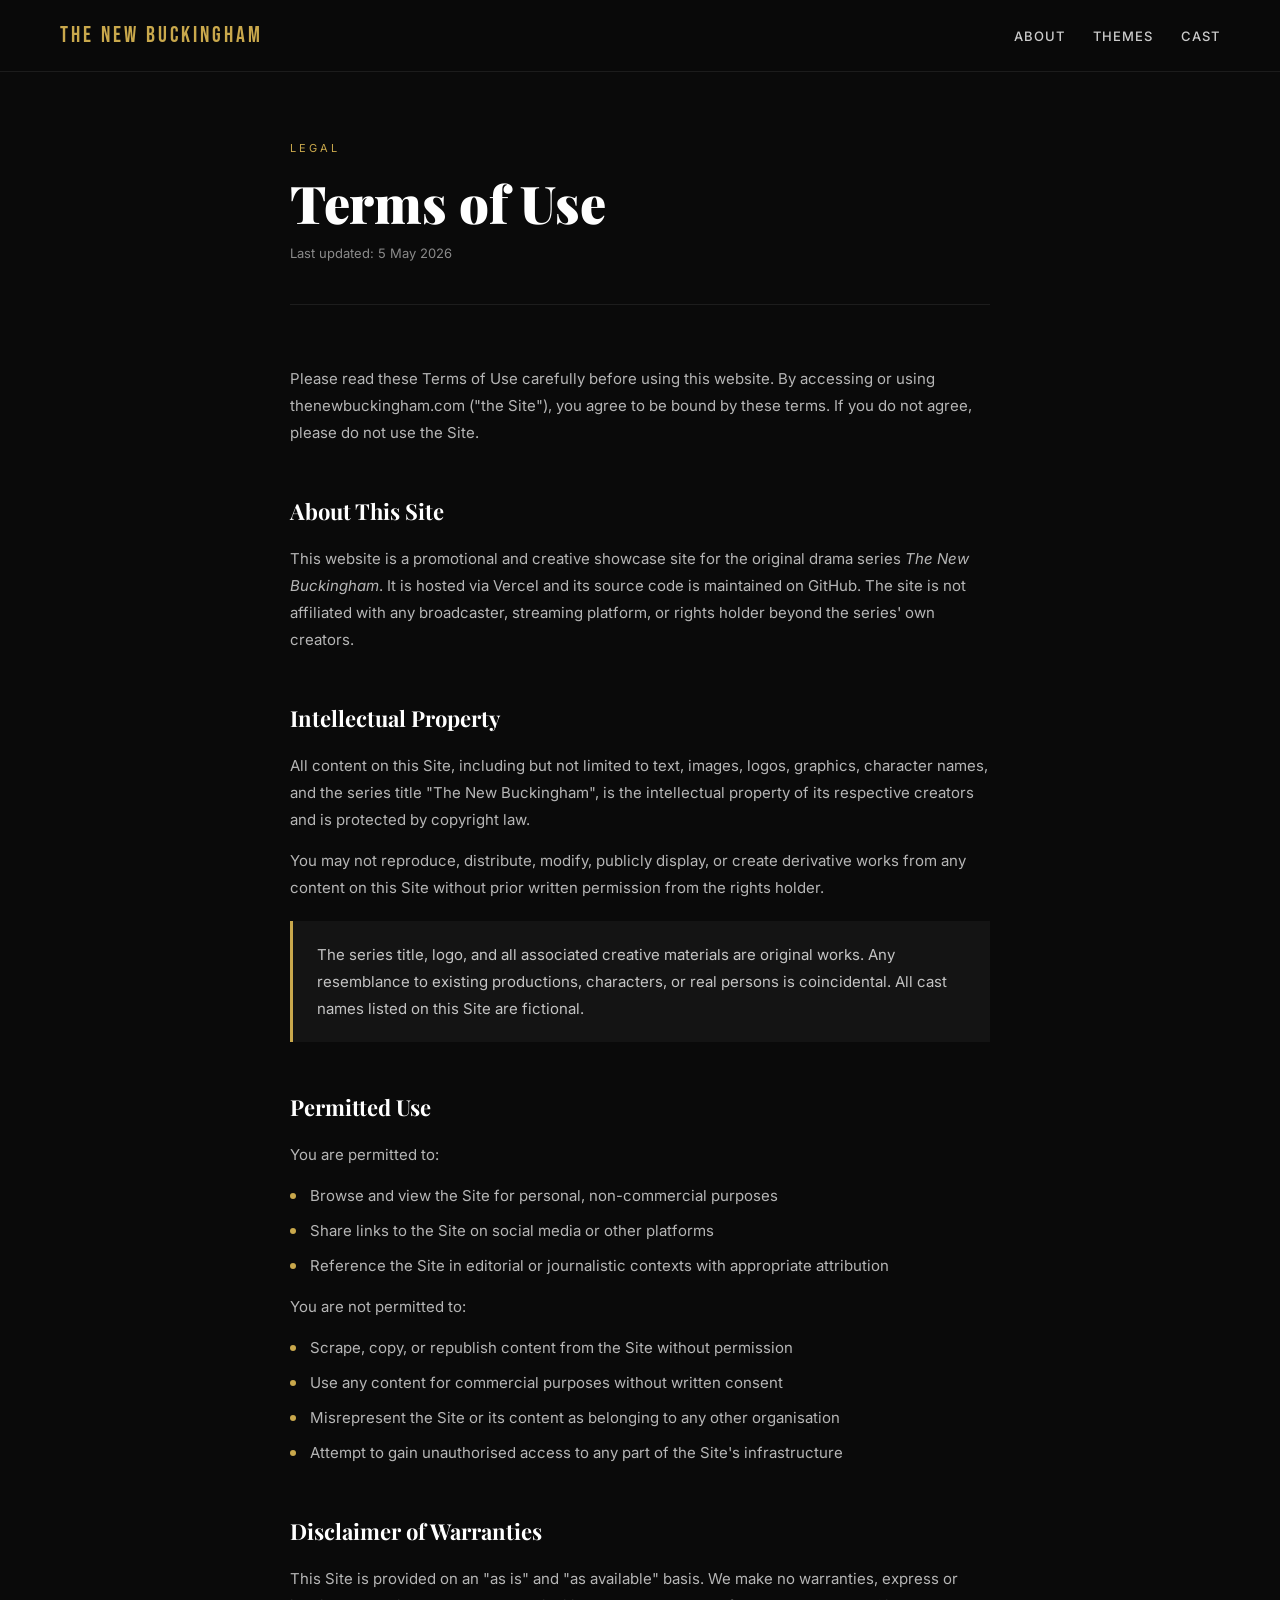
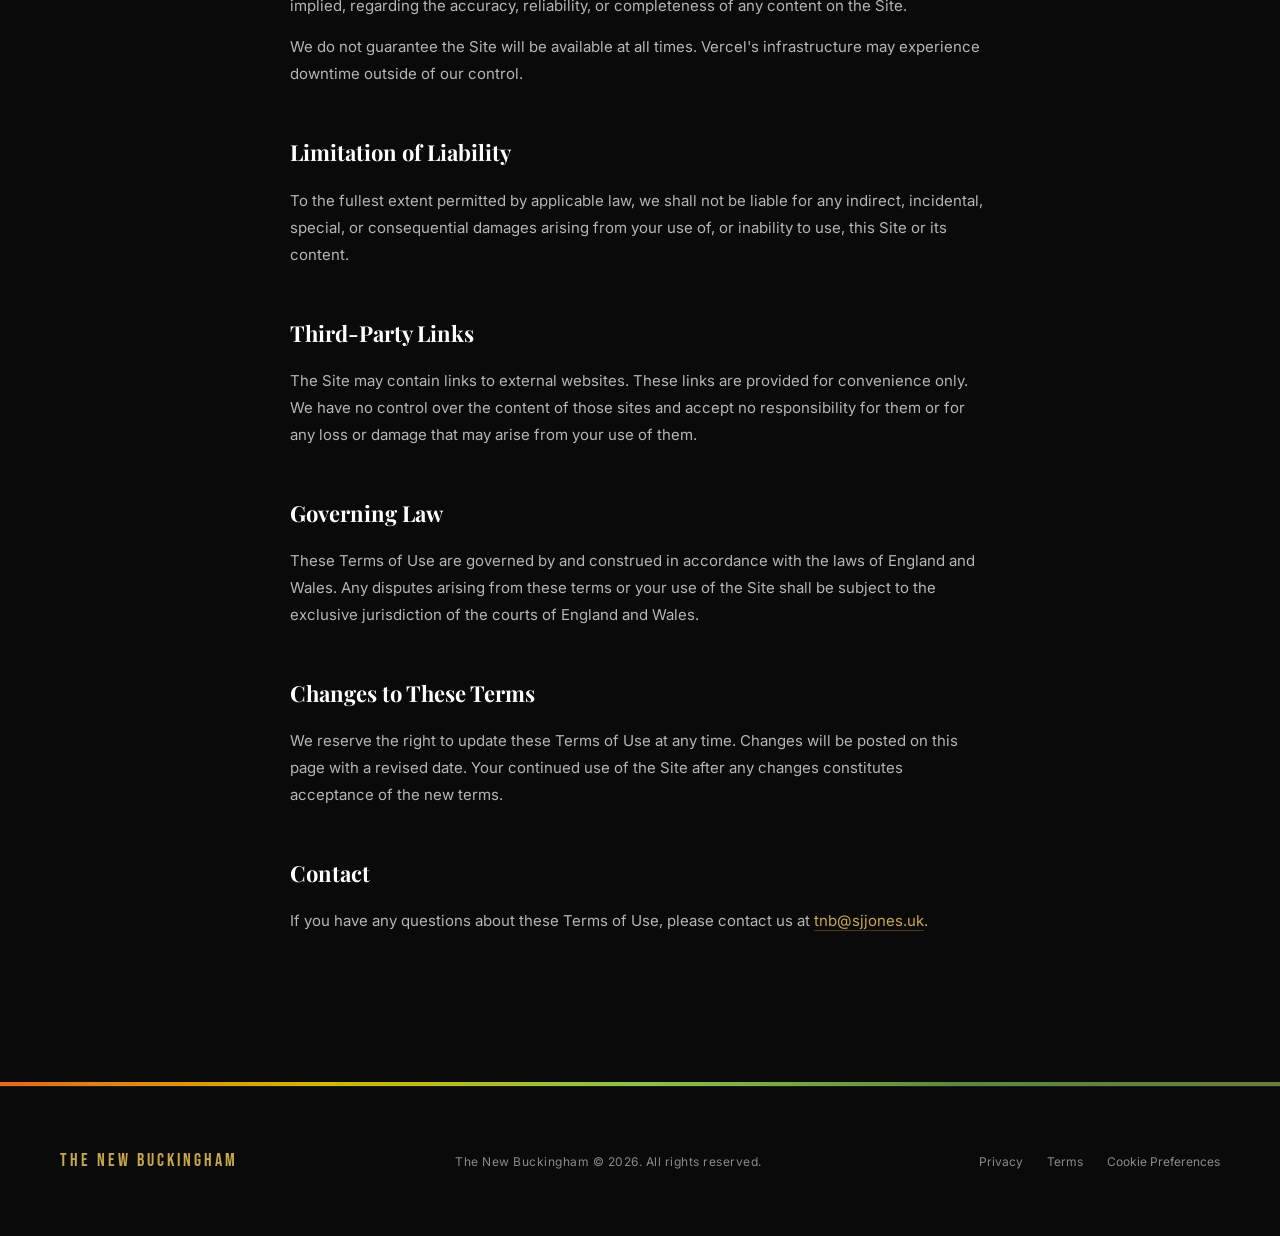
<file: terms/index.html>
<!DOCTYPE html>
<html lang="en">
<head>
<meta charset="UTF-8">
<meta name="viewport" content="width=device-width, initial-scale=1.0">
<title>Terms of Use | The New Buckingham</title>
<link rel="preconnect" href="https://fonts.googleapis.com">
<link href="https://fonts.googleapis.com/css2?family=Bebas+Neue&family=Playfair+Display:ital,wght@0,400;0,700;0,900;1,400;1,700&family=Inter:wght@300;400;500;600&display=swap" rel="stylesheet">
<link rel="stylesheet" href="/s/styles.css">
<link rel="stylesheet" href="/s/legal.css">
<link rel="stylesheet" href="/s/responsive.css">
</head>
<body>

<nav>
  <a href="/" class="nav-logo">The New Buckingham</a>
  <ul class="nav-links">
    <li><a href="/#about">About</a></li>
    <li><a href="/#themes">Themes</a></li>
    <li><a href="/#cast">Cast</a></li>
  </ul>
</nav>

<main class="legal-page">

  <span class="legal-label">Legal</span>
  <h1 class="legal-title">Terms of Use</h1>
  <p class="legal-updated">Last updated: 5 May 2026</p>

  <div class="legal-section">
    <p>Please read these Terms of Use carefully before using this website. By accessing or using thenewbuckingham.com ("the Site"), you agree to be bound by these terms. If you do not agree, please do not use the Site.</p>
  </div>

  <div class="legal-section">
    <h2>About This Site</h2>
    <p>This website is a promotional and creative showcase site for the original drama series <em>The New Buckingham</em>. It is hosted via Vercel and its source code is maintained on GitHub. The site is not affiliated with any broadcaster, streaming platform, or rights holder beyond the series' own creators.</p>
  </div>

  <div class="legal-section">
    <h2>Intellectual Property</h2>
    <p>All content on this Site, including but not limited to text, images, logos, graphics, character names, and the series title "The New Buckingham", is the intellectual property of its respective creators and is protected by copyright law.</p>
    <p>You may not reproduce, distribute, modify, publicly display, or create derivative works from any content on this Site without prior written permission from the rights holder.</p>
    <div class="legal-highlight">
      The series title, logo, and all associated creative materials are original works. Any resemblance to existing productions, characters, or real persons is coincidental. All cast names listed on this Site are fictional.
    </div>
  </div>

  <div class="legal-section">
    <h2>Permitted Use</h2>
    <p>You are permitted to:</p>
    <ul>
      <li>Browse and view the Site for personal, non-commercial purposes</li>
      <li>Share links to the Site on social media or other platforms</li>
      <li>Reference the Site in editorial or journalistic contexts with appropriate attribution</li>
    </ul>
    <p>You are not permitted to:</p>
    <ul>
      <li>Scrape, copy, or republish content from the Site without permission</li>
      <li>Use any content for commercial purposes without written consent</li>
      <li>Misrepresent the Site or its content as belonging to any other organisation</li>
      <li>Attempt to gain unauthorised access to any part of the Site's infrastructure</li>
    </ul>
  </div>

  <div class="legal-section">
    <h2>Disclaimer of Warranties</h2>
    <p>This Site is provided on an "as is" and "as available" basis. We make no warranties, express or implied, regarding the accuracy, reliability, or completeness of any content on the Site.</p>
    <p>We do not guarantee the Site will be available at all times. Vercel's infrastructure may experience downtime outside of our control.</p>
  </div>

  <div class="legal-section">
    <h2>Limitation of Liability</h2>
    <p>To the fullest extent permitted by applicable law, we shall not be liable for any indirect, incidental, special, or consequential damages arising from your use of, or inability to use, this Site or its content.</p>
  </div>

  <div class="legal-section">
    <h2>Third-Party Links</h2>
    <p>The Site may contain links to external websites. These links are provided for convenience only. We have no control over the content of those sites and accept no responsibility for them or for any loss or damage that may arise from your use of them.</p>
  </div>

  <div class="legal-section">
    <h2>Governing Law</h2>
    <p>These Terms of Use are governed by and construed in accordance with the laws of England and Wales. Any disputes arising from these terms or your use of the Site shall be subject to the exclusive jurisdiction of the courts of England and Wales.</p>
  </div>

  <div class="legal-section">
    <h2>Changes to These Terms</h2>
    <p>We reserve the right to update these Terms of Use at any time. Changes will be posted on this page with a revised date. Your continued use of the Site after any changes constitutes acceptance of the new terms.</p>
  </div>

  <div class="legal-section">
    <h2>Contact</h2>
    <p>If you have any questions about these Terms of Use, please contact us at <a href="mailto:tnb@sjjones.uk">tnb@sjjones.uk</a>.</p>
  </div>

</main>

<div class="rainbow-bar"></div>

<footer class="site-footer">
  <span class="footer-brand">The New Buckingham</span>
  <p class="footer-text">The New Buckingham &copy; 2026. All rights reserved.</p>
  <div class="footer-links">
    <a href="/privacy">Privacy</a>
    <a href="/terms">Terms</a>
    <a href="/cookies">Cookie Preferences</a>
  </div>
</footer>

</body>
</html>
</file>
<file: s/styles.css>
*, *::before, *::after { margin: 0; padding: 0; box-sizing: border-box; }

  :root {
    --netflix-red: #E50914;
    --gold: #C9A84C;
    --orange: #E8671A;
    --yellow: #D4B800;
    --green: #5A8A3C;
    --muted: #8a8a8a;
    --white: #ffffff;
    --dark: #0a0a0a;
    --card-bg: #141414;
  }

  html { scroll-behavior: smooth; }

  body {
    background: var(--dark);
    color: var(--white);
    font-family: 'Inter', sans-serif;
    overflow-x: hidden;
  }

  /* ── NETFLIX NAV ── */
  nav {
    position: fixed;
    top: 0; left: 0; right: 0;
    z-index: 100;
    padding: 18px 60px;
    display: flex;
    align-items: center;
    justify-content: space-between;
    background: linear-gradient(to bottom, rgba(0,0,0,0.9) 0%, transparent 100%);
    transition: background 0.3s;
  }
  nav.scrolled { background: rgba(10,10,10,0.97); }

  .nav-logo {
    font-family: 'Bebas Neue', sans-serif;
    font-size: 22px;
    color: var(--gold);
    letter-spacing: 3px;
    text-decoration: none;
  }
  .nav-links { display: flex; gap: 28px; list-style: none; }
  .nav-links a {
    color: #ccc;
    text-decoration: none;
    font-size: 13px;
    font-weight: 500;
    letter-spacing: 1px;
    text-transform: uppercase;
    transition: color 0.2s;
  }
  .nav-links a:hover { color: var(--white); }

  /* ── HERO ── */
  .hero {
    position: relative;
    height: 100vh;
    min-height: 700px;
    display: flex;
    align-items: flex-end;
    overflow: hidden;
  }

  .hero-bg {
    position: absolute;
    inset: 0;
    background-image: url('THE_NEW_BUCKINGHAM_BG.png');
    background-size: cover;
    background-position: center 20%;
    transform: scale(1.04);
    animation: slowZoom 20s ease-out forwards;
  }

  @keyframes slowZoom {
    from { transform: scale(1.04); }
    to   { transform: scale(1.0); }
  }

  .hero-gradient {
    position: absolute;
    inset: 0;
    background:
      linear-gradient(to right, rgba(0,0,0,0.85) 30%, transparent 70%),
      linear-gradient(to top, rgba(0,0,0,1) 0%, rgba(0,0,0,0.3) 40%, transparent 70%);
  }

  .hero-content {
    position: relative;
    z-index: 2;
    padding: 0 60px 80px;
    max-width: 700px;
    animation: heroFadeUp 1.2s ease both;
  }

  @keyframes heroFadeUp {
    from { opacity: 0; transform: translateY(40px); }
    to   { opacity: 1; transform: translateY(0); }
  }

  .hero-badge {
    display: inline-flex;
    align-items: center;
    gap: 8px;
    background: var(--gold);
    color: black;
    font-size: 11px;
    font-weight: 600;
    letter-spacing: 2.5px;
    text-transform: uppercase;
    padding: 6px 14px;
    margin-bottom: 24px;
  }

  .hero-logo {
    width: 520px;
    max-width: 90vw;
    margin-bottom: 28px;
    filter: drop-shadow(0 4px 20px rgba(0,0,0,0.6));
  }

  .hero-tagline {
    font-family: 'Playfair Display', serif;
    font-style: italic;
    font-size: 22px;
    color: rgba(255,255,255,0.85);
    margin-bottom: 20px;
    line-height: 1.4;
  }

  .hero-synopsis {
    font-size: 15px;
    line-height: 1.7;
    color: rgba(255,255,255,0.75);
    margin-bottom: 36px;
    max-width: 560px;
  }

  .hero-cta {
    display: flex;
    gap: 14px;
    flex-wrap: wrap;
  }

  .btn-primary {
    display: inline-flex;
    align-items: center;
    gap: 10px;
    background: white;
    color: black;
    font-weight: 700;
    font-size: 16px;
    padding: 14px 32px;
    border: none;
    cursor: pointer;
    text-decoration: none;
    transition: background 0.2s;
  }
  .btn-primary:hover { background: rgba(255,255,255,0.85); }

  .btn-secondary {
    display: inline-flex;
    align-items: center;
    gap: 10px;
    background: rgba(109,109,110,0.7);
    color: white;
    font-weight: 600;
    font-size: 16px;
    padding: 14px 32px;
    border: none;
    cursor: pointer;
    text-decoration: none;
    backdrop-filter: blur(4px);
    transition: background 0.2s;
  }
  .btn-secondary:hover { background: rgba(109,109,110,0.5); }

  .hero-meta {
    position: absolute;
    right: 60px;
    bottom: 80px;
    z-index: 2;
    text-align: right;
    animation: heroFadeUp 1.4s ease both;
  }
  .hero-meta .premiere {
    font-size: 12px;
    letter-spacing: 2px;
    text-transform: uppercase;
    color: var(--gold);
    margin-bottom: 4px;
  }
  .hero-meta .premiere-date {
    font-family: 'Playfair Display', serif;
    font-size: 20px;
    font-weight: 700;
  }

  /* ── ABOUT SECTION ── */
  .about {
    padding: 100px 60px;
    display: grid;
    grid-template-columns: 1fr 1fr;
    gap: 80px;
    align-items: center;
    max-width: 1300px;
    margin: 0 auto;
  }

  .section-label {
    font-size: 11px;
    letter-spacing: 3px;
    text-transform: uppercase;
    color: var(--gold);
    margin-bottom: 16px;
  }

  .about-heading {
    font-family: 'Playfair Display', serif;
    font-size: 52px;
    line-height: 1.1;
    font-weight: 900;
    margin-bottom: 28px;
  }
  .about-heading em {
    font-style: italic;
    color: rgba(255,255,255,0.5);
  }

  .about-text {
    font-size: 16px;
    line-height: 1.8;
    color: rgba(255,255,255,0.7);
    margin-bottom: 20px;
  }

  .about-stats {
    display: flex;
    gap: 40px;
    margin-top: 40px;
    padding-top: 40px;
    border-top: 1px solid rgba(255,255,255,0.1);
  }
  .stat-num {
    font-family: 'Bebas Neue', sans-serif;
    font-size: 48px;
    color: var(--white);
    line-height: 1;
  }
  .stat-label {
    font-size: 12px;
    letter-spacing: 1.5px;
    text-transform: uppercase;
    color: var(--muted);
    margin-top: 4px;
  }

  .about-poster {
    position: relative;
  }
  .about-poster img {
    width: 100%;
    display: block;
  }
  .about-poster::before {
    content: '';
    position: absolute;
    inset: -3px;
    background: linear-gradient(135deg, var(--orange), var(--yellow), var(--green));
    z-index: -1;
  }

  /* ── STILL / SCENE SECTION ── */
  .scene-section {
    position: relative;
    overflow: hidden;
  }

  .scene-img {
    width: 100%;
    height: 600px;
    object-fit: cover;
    display: block;
    filter: brightness(0.55);
  }

  .scene-overlay {
    position: absolute;
    inset: 0;
    display: flex;
    align-items: center;
    justify-content: center;
    flex-direction: column;
    text-align: center;
    padding: 40px;
  }

  .scene-quote {
    font-family: 'Playfair Display', serif;
    font-size: clamp(28px, 4vw, 56px);
    font-weight: 900;
    font-style: italic;
    line-height: 1.2;
    max-width: 900px;
    text-shadow: 0 2px 20px rgba(0,0,0,0.8);
    margin-bottom: 20px;
  }

  .scene-attribution {
    font-size: 13px;
    letter-spacing: 2px;
    text-transform: uppercase;
    color: var(--gold);
  }

  /* ── THEMES ── */
  .themes-section {
    padding: 100px 60px;
    max-width: 1300px;
    margin: 0 auto;
  }

  .themes-header {
    margin-bottom: 60px;
  }

  .themes-heading {
    font-family: 'Playfair Display', serif;
    font-size: 46px;
    font-weight: 900;
  }

  .themes-grid {
    display: grid;
    grid-template-columns: repeat(3, 1fr);
    gap: 2px;
  }

  .theme-card {
    background: var(--card-bg);
    padding: 40px 36px;
    position: relative;
    overflow: hidden;
    transition: transform 0.3s, background 0.3s;
    cursor: default;
  }
  .theme-card:hover { background: #1e1e1e; transform: translateY(-4px); }

  .theme-card::before {
    content: '';
    position: absolute;
    top: 0; left: 0; right: 0;
    height: 3px;
  }
  .theme-card:nth-child(1)::before { background: var(--orange); }
  .theme-card:nth-child(2)::before { background: var(--yellow); }
  .theme-card:nth-child(3)::before { background: #b5c840; }
  .theme-card:nth-child(4)::before { background: var(--green); }
  .theme-card:nth-child(5)::before { background: #6a7c3e; }
  .theme-card:nth-child(6)::before { background: #8b5e3c; }

  .theme-num {
    font-family: 'Bebas Neue', sans-serif;
    font-size: 64px;
    color: rgba(255,255,255,0.06);
    position: absolute;
    top: 16px; right: 24px;
    line-height: 1;
  }

  .theme-title {
    font-family: 'Playfair Display', serif;
    font-size: 22px;
    font-weight: 700;
    margin-bottom: 14px;
  }

  .theme-desc {
    font-size: 14px;
    line-height: 1.7;
    color: rgba(255,255,255,0.6);
  }

  /* ── CAST ── */
  .cast-section {
    padding: 100px 60px;
    background: #0d0d0d;
  }
  .cast-inner {
    max-width: 1300px;
    margin: 0 auto;
  }

  .cast-heading {
    font-family: 'Playfair Display', serif;
    font-size: 46px;
    font-weight: 900;
    margin-bottom: 60px;
  }

  .cast-grid {
    display: grid;
    grid-template-columns: repeat(3, 1fr);
    gap: 2px;
  }

  .cast-card {
    background: var(--card-bg);
    padding: 36px;
    transition: background 0.2s;
  }
  .cast-card:hover { background: #1e1e1e; }

  .cast-role {
    font-size: 11px;
    letter-spacing: 2.5px;
    text-transform: uppercase;
    color: var(--gold);
    margin-bottom: 8px;
  }

  .cast-name {
    font-family: 'Bebas Neue', sans-serif;
    font-size: 52px;
    letter-spacing: 2px;
    line-height: 1;
    margin-bottom: 16px;
  }

  .cast-desc {
    font-size: 14px;
    line-height: 1.7;
    color: rgba(255,255,255,0.65);
  }

  /* ── FOOTER ── */
  footer {
    padding: 60px;
    border-top: 1px solid rgba(255,255,255,0.08);
    max-width: 1300px;
    margin: 0 auto;
    display: flex;
    justify-content: space-between;
    align-items: center;
    flex-wrap: wrap;
    gap: 20px;
  }

  .footer-logo img { height: 28px; opacity: 0.7; }

  .footer-text {
    font-size: 12px;
    color: var(--muted);
    letter-spacing: 0.5px;
  }

  .footer-links {
    display: flex;
    gap: 24px;
  }
  .footer-links a {
    font-size: 12px;
    color: var(--muted);
    text-decoration: none;
    transition: color 0.2s;
  }
  .footer-links a:hover { color: white; }

  /* ── RAINBOW DIVIDER ── */
  .rainbow-bar {
    height: 4px;
    background: linear-gradient(to right, #E8671A, #D4B800, #8bc34a, #5A8A3C, #6a7c3e);
    width: 100%;
  }

  /* ── RESPONSIVE ── */
  @media (max-width: 900px) {
    nav { padding: 18px 24px; }
    .nav-links { display: none; }
    .hero-content { padding: 0 24px 60px; }
    .hero-meta { right: 24px; bottom: 60px; }
    .about { grid-template-columns: 1fr; padding: 60px 24px; gap: 40px; }
    .themes-section { padding: 60px 24px; }
    .themes-grid { grid-template-columns: 1fr; }
    .cast-section { padding: 60px 24px; }
    .cast-grid { grid-template-columns: 1fr; }
    footer { padding: 40px 24px; flex-direction: column; align-items: flex-start; }
    .hero-logo { width: 340px; }
    .about-heading { font-size: 36px; }
  }
</file>
<file: s/legal.css>
/* ── THE NEW BUCKINGHAM — SHARED STYLES ── */

*, *::before, *::after { margin: 0; padding: 0; box-sizing: border-box; }

:root {
  --gold:     #C9A84C;
  --orange:   #E8671A;
  --yellow:   #D4B800;
  --green:    #5A8A3C;
  --muted:    #8a8a8a;
  --white:    #ffffff;
  --dark:     #0a0a0a;
  --card-bg:  #141414;
  --border:   rgba(255,255,255,0.08);
}

html { scroll-behavior: smooth; }

body {
  background: var(--dark);
  color: var(--white);
  font-family: 'Inter', sans-serif;
  overflow-x: hidden;
  line-height: 1.6;
}

/* ── NAV ── */
nav {
  position: fixed;
  top: 0; left: 0; right: 0;
  z-index: 100;
  padding: 18px 60px;
  display: flex;
  align-items: center;
  justify-content: space-between;
  background: rgba(10,10,10,0.97);
  border-bottom: 1px solid var(--border);
}

.nav-logo {
  font-family: 'Bebas Neue', sans-serif;
  font-size: 22px;
  color: var(--gold);
  letter-spacing: 3px;
  text-decoration: none;
}

.nav-links { display: flex; gap: 28px; list-style: none; }
.nav-links a {
  color: #ccc;
  text-decoration: none;
  font-size: 13px;
  font-weight: 500;
  letter-spacing: 1px;
  text-transform: uppercase;
  transition: color 0.2s;
}
.nav-links a:hover { color: var(--white); }

/* ── LEGAL PAGE LAYOUT ── */
.legal-page {
  max-width: 820px;
  margin: 0 auto;
  padding: 140px 60px 100px;
}

.legal-label {
  font-size: 11px;
  letter-spacing: 3px;
  text-transform: uppercase;
  color: var(--gold);
  margin-bottom: 16px;
  display: block;
}

.legal-title {
  font-family: 'Playfair Display', serif;
  font-size: 52px;
  font-weight: 900;
  line-height: 1.1;
  margin-bottom: 12px;
}

.legal-updated {
  font-size: 13px;
  color: var(--muted);
  margin-bottom: 60px;
  padding-bottom: 40px;
  border-bottom: 1px solid var(--border);
}

.legal-section {
  margin-bottom: 48px;
}

.legal-section h2 {
  font-family: 'Playfair Display', serif;
  font-size: 22px;
  font-weight: 700;
  margin-bottom: 16px;
  color: var(--white);
}

.legal-section p {
  font-size: 15px;
  line-height: 1.8;
  color: rgba(255,255,255,0.7);
  margin-bottom: 14px;
}

.legal-section p:last-child { margin-bottom: 0; }

.legal-section ul {
  list-style: none;
  margin: 14px 0;
}

.legal-section ul li {
  font-size: 15px;
  line-height: 1.8;
  color: rgba(255,255,255,0.7);
  padding-left: 20px;
  position: relative;
  margin-bottom: 8px;
}

.legal-section ul li::before {
  content: '';
  position: absolute;
  left: 0;
  top: 11px;
  width: 6px;
  height: 6px;
  border-radius: 50%;
  background: var(--gold);
}

.legal-section a {
  color: var(--gold);
  text-decoration: none;
  border-bottom: 1px solid rgba(201,168,76,0.3);
  transition: border-color 0.2s;
}
.legal-section a:hover { border-color: var(--gold); }

.legal-divider {
  height: 1px;
  background: var(--border);
  margin: 48px 0;
}

.legal-highlight {
  background: var(--card-bg);
  border-left: 3px solid var(--gold);
  padding: 20px 24px;
  margin: 20px 0;
  font-size: 15px;
  line-height: 1.8;
  color: rgba(255,255,255,0.75);
}

/* ── RAINBOW BAR ── */
.rainbow-bar {
  height: 4px;
  background: linear-gradient(to right, #E8671A, #D4B800, #8bc34a, #5A8A3C, #6a7c3e);
  width: 100%;
}

/* ── FOOTER ── */
.site-footer {
  padding: 60px;
  border-top: 1px solid var(--border);
  max-width: 1300px;
  margin: 0 auto;
  display: flex;
  justify-content: space-between;
  align-items: center;
  flex-wrap: wrap;
  gap: 20px;
}

.footer-brand {
  font-family: 'Bebas Neue', sans-serif;
  font-size: 18px;
  color: var(--gold);
  letter-spacing: 3px;
}

.footer-text {
  font-size: 12px;
  color: var(--muted);
  letter-spacing: 0.5px;
}

.footer-links {
  display: flex;
  gap: 24px;
}
.footer-links a {
  font-size: 12px;
  color: var(--muted);
  text-decoration: none;
  transition: color 0.2s;
}
.footer-links a:hover { color: var(--white); }

/* ── RESPONSIVE ── */
@media (max-width: 900px) {
  nav { padding: 18px 24px; }
  .nav-links { display: none; }
  .legal-page { padding: 120px 24px 80px; }
  .legal-title { font-size: 36px; }
  .site-footer { padding: 40px 24px; flex-direction: column; align-items: flex-start; }
}

  .cookie-table {
    width: 100%;
    border-collapse: collapse;
    margin: 20px 0;
    font-size: 14px;
  }
  .cookie-table th {
    text-align: left;
    padding: 12px 16px;
    background: var(--card-bg);
    color: var(--gold);
    font-size: 11px;
    letter-spacing: 1.5px;
    text-transform: uppercase;
    font-weight: 600;
    border-bottom: 1px solid rgba(255,255,255,0.1);
  }
  .cookie-table td {
    padding: 14px 16px;
    border-bottom: 1px solid rgba(255,255,255,0.05);
    color: rgba(255,255,255,0.7);
    vertical-align: top;
    line-height: 1.6;
  }
  .cookie-table tr:last-child td { border-bottom: none; }
  .cookie-table tr:hover td { background: rgba(255,255,255,0.02); }

  .cookie-badge {
    display: inline-block;
    padding: 3px 10px;
    font-size: 11px;
    letter-spacing: 1px;
    text-transform: uppercase;
    font-weight: 600;
  }
  .badge-essential { background: rgba(201,168,76,0.15); color: var(--gold); }
  .badge-analytics { background: rgba(90,138,60,0.15); color: #7dc456; }
  .badge-functional { background: rgba(232,103,26,0.15); color: var(--orange); }
</file>
<file: s/responsive.css>
/* ── RESPONSIVE OVERRIDES ── */

/* 1. Ultra Wide Screens - Cap content width for readability */
@media (min-width: 1800px) {
  .hero-content {
    padding-left: calc((100vw - 1600px) / 2);
  }
  .hero-meta {
    right: calc((100vw - 1600px) / 2);
  }
}

/* 2. Large Tablets & Laptops (max-width: 1100px) */
@media (max-width: 1100px) {
  .about {
    gap: 40px;
  }
  .about-heading {
    font-size: 42px;
  }
  .themes-grid, .cast-grid {
    grid-template-columns: repeat(2, 1fr); /* 2 columns instead of 3 */
  }
}

/* 3. Small Tablets & Phones (max-width: 900px) */
/* (Your existing media query is here, these are additions to it) */
@media (max-width: 900px) {
  .hero {
    align-items: center; /* Center content on mobile for better focus */
    text-align: center;
  }
  
  .hero-content {
    max-width: 100%;
    display: flex;
    flex-direction: column;
    align-items: center;
  }

  .hero-synopsis {
    margin-left: auto;
    margin-right: auto;
  }

  .hero-cta {
    justify-content: center;
  }

  .hero-meta {
    position: relative;
    right: auto;
    bottom: auto;
    text-align: center;
    margin-top: 30px;
  }

  .about-stats {
    justify-content: space-around;
  }

  .scene-img {
    height: 400px;
  }
}

/* 4. Small Mobile Devices (max-width: 600px) */
@media (max-width: 600px) {
  nav {
    padding: 15px 20px;
  }
  
  .nav-logo {
    font-size: 18px;
  }

  .hero-logo {
    width: 280px;
  }

  .hero-tagline {
    font-size: 18px;
  }

  .hero-synopsis {
    font-size: 14px;
    line-height: 1.6;
  }

  .btn-primary, .btn-secondary {
    width: 100%; /* Full width buttons for easier tapping */
    justify-content: center;
    padding: 12px 20px;
    font-size: 14px;
  }

  .about-heading {
    font-size: 32px;
  }

  .about-stats {
    flex-direction: column;
    gap: 25px;
    align-items: center;
  }

  .themes-grid, .cast-grid {
    grid-template-columns: 1fr; /* Single column */
  }

  .theme-card, .cast-card {
    padding: 30px 24px;
  }

  .cast-name {
    font-size: 40px;
  }

  .scene-quote {
    font-size: 24px;
  }
}

/* 5. Touch Device Optimizations */
@media (hover: none) {
  .theme-card:hover, .cast-card:hover {
    transform: none; /* Disable hover lifts on mobile to prevent "sticky" taps */
  }
  
  .nav.scrolled {
    background: rgba(10,10,10,1); /* Solid background for mobile header */
  }
}

/* 6. Fix for short screens (Landscape phones) */
@media (max-height: 500px) and (orientation: landscape) {
  .hero {
    height: auto;
    padding: 100px 20px;
  }
  .hero-bg {
    height: 120%; /* Ensure coverage */
  }
}

/* ── RESPONSIVE OVERRIDES (Comprehensive) ── */

/* 1. Navigation & Header */
@media (max-width: 900px) {
  nav { 
    padding: 15px 24px; 
  }
  .nav-links { 
    display: none; /* Hide for mobile hamburger or drawer */
  }
  .hero-logo { 
    width: 320px; 
  }
}

/* 2. Legal Page & Content Widths */
@media (max-width: 900px) {
  .legal-page { 
    padding: 120px 24px 80px; 
  }
  .legal-title { 
    font-size: 36px; 
    line-height: 1.2;
  }
  .legal-highlight {
    padding: 16px;
    font-size: 14px;
  }
}

/* 3. Cookie Tables (Critical for Mobile) */
@media (max-width: 600px) {
  .cookie-table {
    display: block;
    overflow-x: auto; /* Allow horizontal swipe for tables on small phones */
    -webkit-overflow-scrolling: touch;
  }
  
  .cookie-table th, 
  .cookie-table td {
    min-width: 120px; /* Prevents text from being squashed too thin */
    padding: 10px;
    font-size: 13px;
  }

  .badge-essential, 
  .badge-analytics, 
  .badge-functional {
    font-size: 9px;
    padding: 2px 6px;
  }
}

/* 4. 404 Glitch Page Responsive */
@media (max-width: 600px) {
  .code {
    font-size: 80px; /* Shrink large "404" text so it doesn't overflow */
    letter-spacing: 2px;
  }
  
  .title {
    font-size: 24px;
  }
  
  .text {
    font-size: 14px;
    padding: 0 10px;
  }

  .wrap {
    padding: 20px;
  }

  /* Disable heavy animations on low-power mobile devices for better battery/perf */
  body::after {
    opacity: 0.02; /* Reduce static overlay intensity */
  }
}

/* 5. Grids & Footer */
@media (max-width: 900px) {
  .about { 
    grid-template-columns: 1fr; 
    padding: 60px 24px; 
    gap: 40px; 
  }
  
  .themes-grid, 
  .cast-grid { 
    grid-template-columns: 1fr; 
  }

  .site-footer { 
    padding: 40px 24px; 
    flex-direction: column; 
    align-items: flex-start; 
    gap: 30px;
  }

  .footer-links {
    flex-direction: column;
    gap: 12px;
  }
}

/* 6. Touch Targets */
@media (pointer: coarse) {
  .btn, 
  .btn-primary, 
  .btn-secondary {
    min-height: 48px; /* Easier to tap with fingers */
  }
  
  .nav-links a, 
  .legal-section a {
    padding: 5px 0; /* Increase clickable area */
  }
}

/* 7. High-Resolution Screen Cap */
@media (min-width: 1600px) {
  .legal-page {
    max-width: 1000px; /* Allow a bit more width on ultra-wide monitors */
  }
}
</file>
